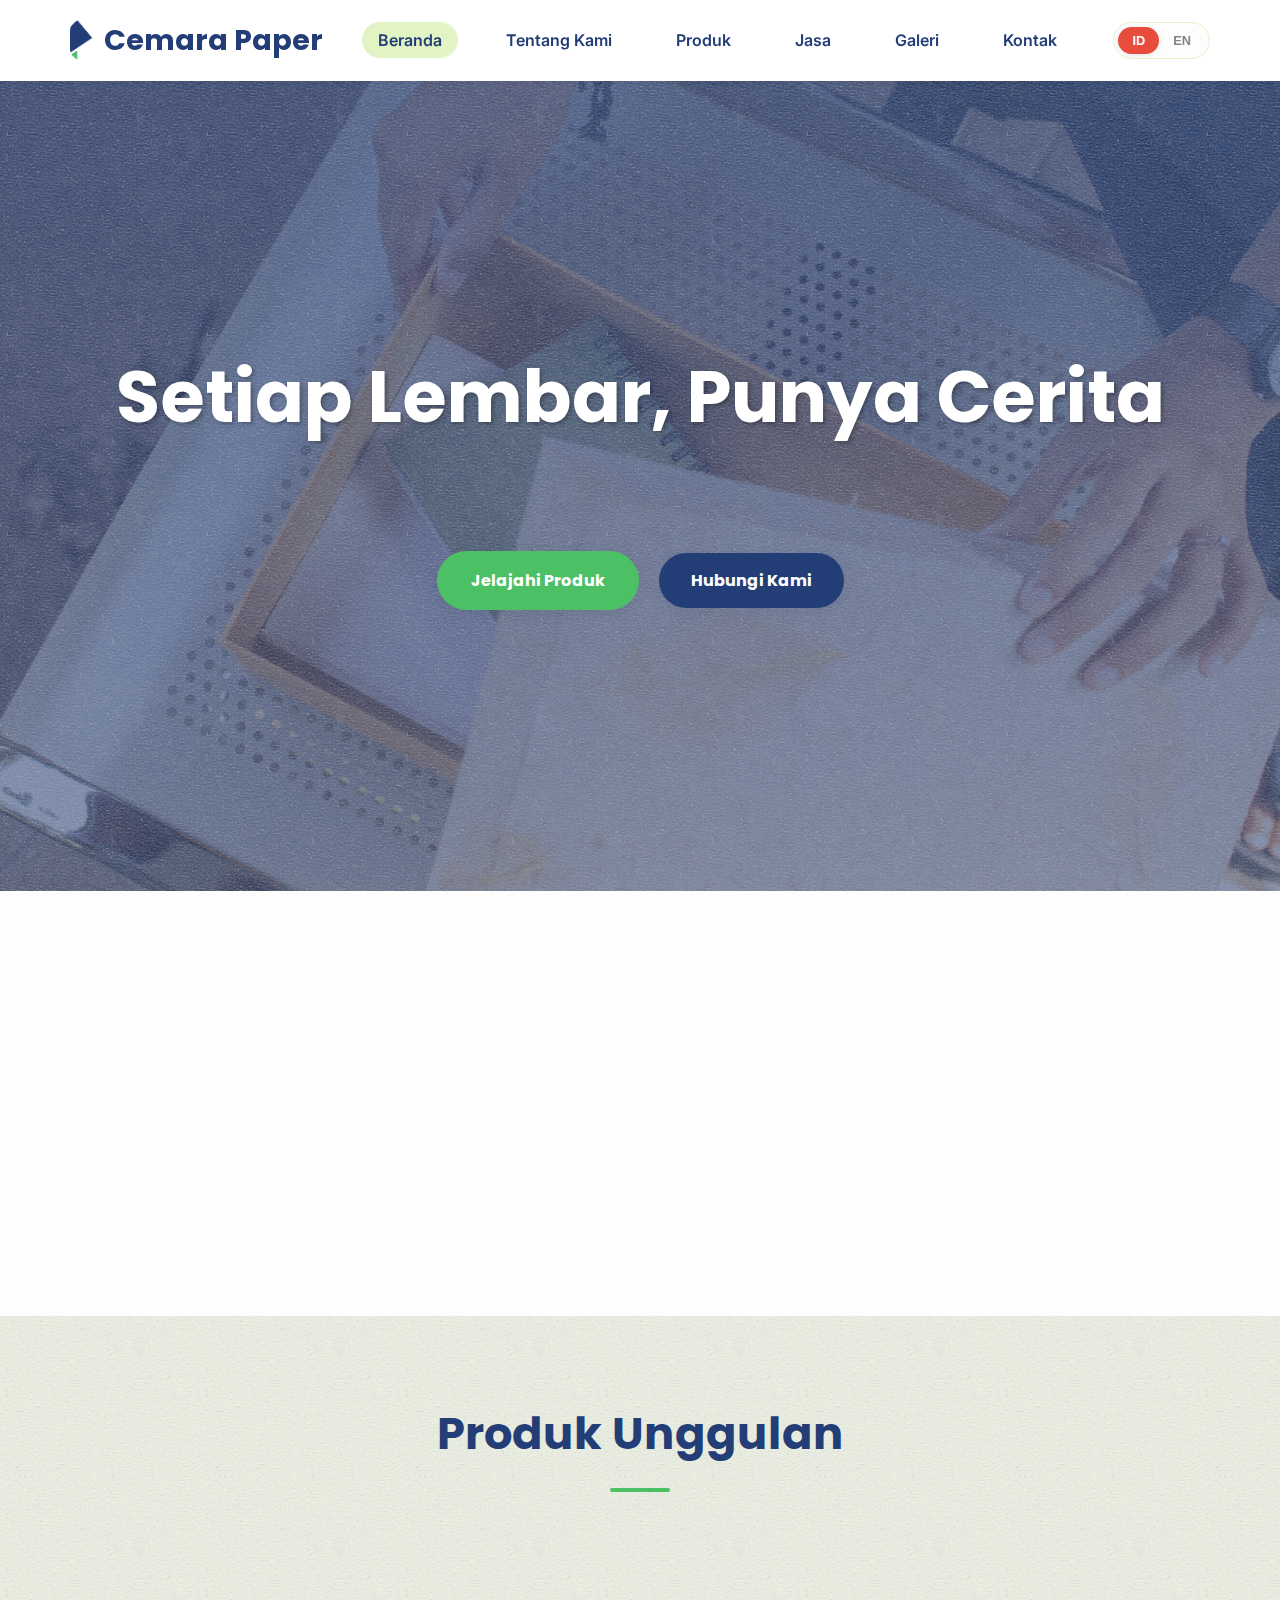
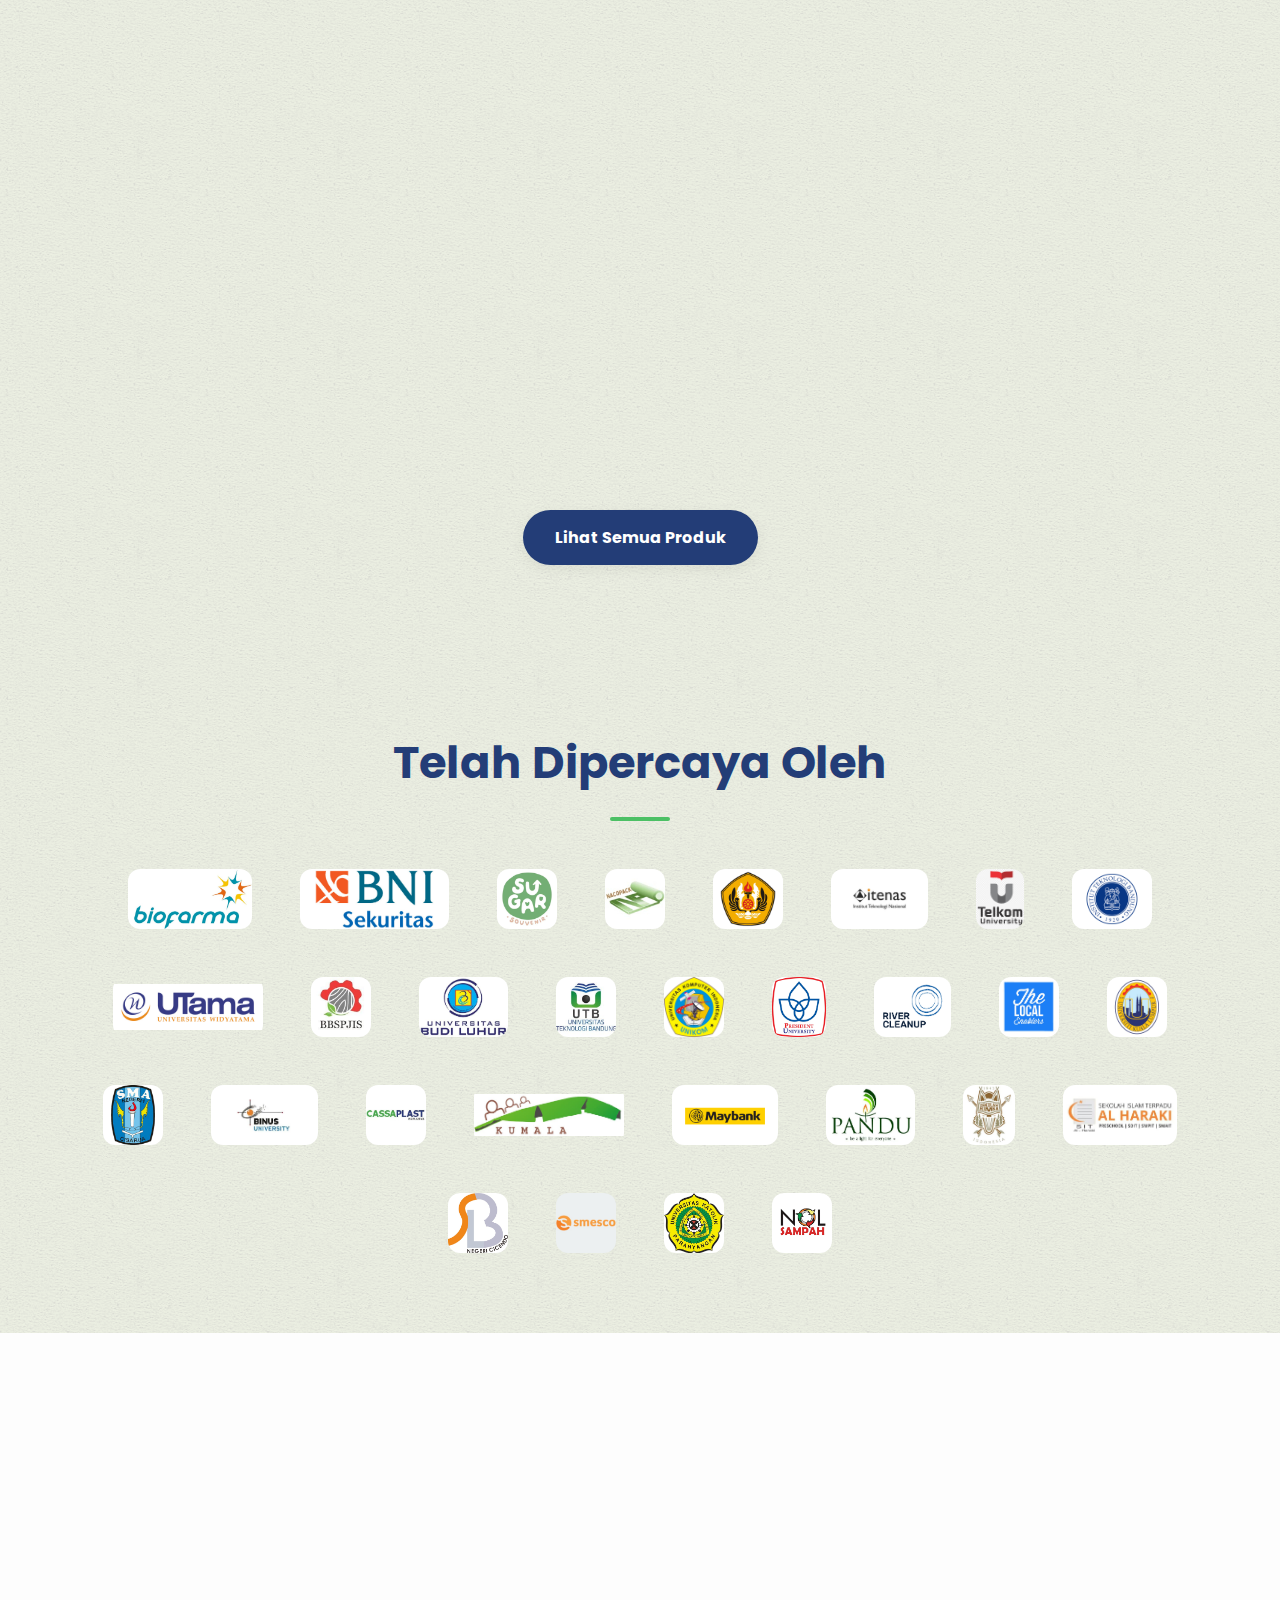
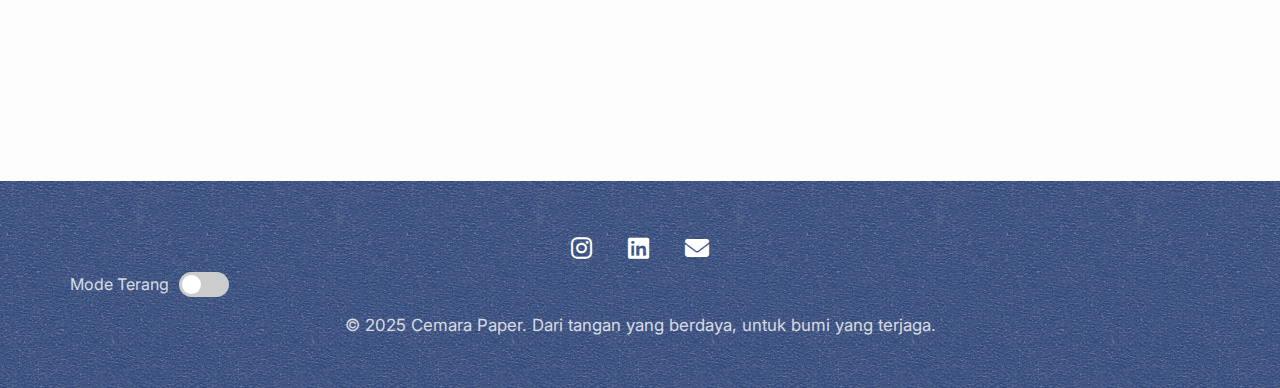
<file: index.html>
<!DOCTYPE html>
<html lang="id">
<head>
    <meta charset="UTF-8">
    <meta name="viewport" content="width=device-width, initial-scale=1.0">
    <title data-lang-key="page_title">Cemara Paper: Setiap Lembar, Punya Cerita</title>
    <meta name="description" content="Cemara Paper: Kreasi produk handmade dari kertas daur ulang. Setiap lembar punya cerita keberlanjutan dan misi pemberdayaan disabilitas." data-lang-key="meta_description">
    <meta name="keywords" content="cemara paper, kertas daur ulang, produk handmade, eco-friendly, pemberdayaan disabilitas, souvenir ramah lingkungan, bandung">
    <link rel="icon" type="image/x-icon" href="images/favicon.ico">
    <link rel="stylesheet" href="style.css">
    <link rel="stylesheet" href="https://cdnjs.cloudflare.com/ajax/libs/font-awesome/6.5.1/css/all.min.css">
</head>
<body>
    <div id="preloader">
        <div class="spinner"></div>
    </div>
   <header class="header">
    <div class="container navbar">
        <a href="index.html" class="logo">
            <img src="images/logo-aja.png" alt="Logo Cemara Paper" />
            <span>Cemara Paper</span>
        </a>

        <div class="navbar-right">
            <nav>
                <ul class="nav-links">
                    <li><a href="index.html" class="active-page" data-lang-key="nav_beranda">Beranda</a></li>
                    <li><a href="about.html" data-lang-key="nav_tentang">Tentang Kami</a></li>
                    <li><a href="products.html" data-lang-key="nav_produk">Produk</a></li>
                    <li><a href="services.html" data-lang-key="nav_jasa">Jasa</a></li>
                    <li><a href="gallery.html" data-lang-key="nav_galeri">Galeri</a></li>
                    <li><a href="contact.html" data-lang-key="nav_kontak">Kontak</a></li>
                </ul>
            </nav>

            <div class="language-switcher">
                <button data-lang="id" class="lang-btn active">ID</button>
                <button data-lang="en" class="lang-btn">EN</button>
            </div>
        </div>

            <button class="menu-toggle" aria-label="Buka menu" aria-expanded="false">
                <span class="bar"></span>
                <span class="bar"></span>
                <span class="bar"></span>
            </button>
        </div>
    </header>

    <main>
        <section class="hero" style="background-image: linear-gradient(rgba(35, 61, 119, 0.8), rgba(35, 61, 119, 0.6)), url('images/hero-background.jpg');">
            <div class="hero-content">
                <h1 data-lang-key="hero_title">Setiap Lembar, Punya Cerita</h1>
                <p data-lang-key="hero_tagline">Kreasi daur ulang yang lahir dari semangat keberlanjutan dan pemberdayaan</p>
                <div class="hero-buttons">
                    <a href="products.html" class="btn btn-secondary" data-lang-key="btn_jelajahi">Jelajahi Produk</a>
                    <a href="contact.html" class="btn btn-primary" data-lang-key="btn_hubungi">Hubungi Kami</a>
                </div>
            </div>
        </section>

        <section class="section bg-accent-section fade-in-element">
            <div class="container" style="text-align: center;">
                <h2 class="section-title" data-lang-key="misi_title">Misi Kami</h2>
                <p style="margin-left: auto; margin-right: auto; text-align: justify;" data-lang-key="misi_text">Misi kami adalah menciptakan karya yang menghidupi dua nilai utama: keberlanjutan untuk planet kita, dan pemberdayaan untuk sesama. Karena itu, kami secara aktif membangun tim yang inklusif, memberikan panggung bagi kreativitas dan profesionalisme dari teman-teman disabilitas untuk memimpin inovasi produk daur ulang kami</p>
            </div>
        </section>
        
        <section class="section bg-accent-section">
            <div class="container">
                <h2 class="section-title" data-lang-key="produk_unggulan_title">Produk Unggulan</h2>
                <div class="card-grid">
                    <div class="card fade-in-element">
                        <img src="images/produk-notebook-a5.jpg" alt="Buku catatan A5 handmade dari kertas daur ulang">
                        <div class="card-content"><h3 data-lang-key="card1_title">Notebook Handmade</h3><p data-lang-key="card1_text">Notebook handmade dari 95% kertas daur ulang. Setiap lembarnya unik dengan sentuhan serat alami, memberikan karakter pada setiap tulisan. Sempurna untuk menuangkan ide, jurnal harian, atau sebagai hadiah yang penuh makna.</p></div>
                    </div>
                    <div class="card fade-in-element">
                        <img src="images/produk-kartu-nama.jpg" alt="Kartu Nama ramah lingkungan dengan tekstur unik">
                        <div class="card-content"><h3 data-lang-key="card2_title">Kartu Nama</h3><p data-lang-key="card2_text">Kartu nama profesional dari kertas daur ulang pilihan. Teksturnya yang khas memberikan kesan pertama yang otentik dan tak terlupakan. Pilihan tepat untuk menunjukkan komitmen Anda pada kualitas sekaligus keberlanjutan.</p></div>
                    </div>
                    <div class="card fade-in-element">
                        <img src="images/produk-kipas.jpg" alt="Contoh kemasan produk yang berkelanjutan">
                        <div class="card-content"><h3 data-lang-key="card3_title">Kipas Handmade</h3><p data-lang-key="card3_text">Kipas handmade dari kertas daur ulang, ringan dan praktis. Desain unik yang menampilkan sentuhan alami, cocok sebagai souvenir ramah lingkungan atau aksesori gaya Anda.</p></div>
                    </div>
                </div>
                 <div style="text-align: center; margin-top: 3rem; ">
                    <a href="products.html" class="btn btn-primary" data-lang-key="btn_lihat_semua">Lihat Semua Produk</a>
                </div>
            </div>
        </section>

        
        
        <section class="section bg-accent-section">
            <div class="container">
                <h2 class="section-title" data-lang-key="klien_title">Telah Dipercaya Oleh</h2>
                <div class="client-logos">
                    <img src="images/klien/logo-klien-1.jpg" alt="Logo Klien 1" loading="lazy">
                    <img src="images/klien/logo-klien-2.jpg" alt="Logo Klien 2" loading="lazy">
                    <img src="images/klien/logo-klien-3.jpg" alt="Logo Klien 3" loading="lazy">
                    <img src="images/klien/logo-klien-4.jpg" alt="Logo Klien 4" loading="lazy">
                    <img src="images/klien/logo-klien-5.jpg" alt="Logo Klien 5" loading="lazy">
                    <img src="images/klien/logo-klien-6.jpg" alt="Logo Klien 6" loading="lazy">
                    <img src="images/klien/logo-klien-7.jpg" alt="Logo Klien 7" loading="lazy">
                    <img src="images/klien/logo-klien-8.jpg" alt="Logo Klien 8" loading="lazy">
                    <img src="images/klien/logo-klien-9.jpg" alt="Logo Klien 9" loading="lazy">
                    <img src="images/klien/logo-klien-10.jpeg" alt="Logo Klien 10" loading="lazy">
                    <img src="images/klien/logo-klien-11.jpg" alt="Logo Klien 11" loading="lazy">
                    <img src="images/klien/logo-klien-12.jpeg" alt="Logo Klien 12" loading="lazy">
                    <img src="images/klien/logo-klien-13.jpg" alt="Logo Klien 13" loading="lazy">
                    <img src="images/klien/logo-klien-14.jpg" alt="Logo Klien 14" loading="lazy">
                    <img src="images/klien/logo-klien-15.jpg" alt="Logo Klien 15" loading="lazy">
                    <img src="images/klien/logo-klien-16.jpg" alt="Logo Klien 16" loading="lazy">
                    <img src="images/klien/logo-klien-17.jpg" alt="Logo Klien 17" loading="lazy">
                    <img src="images/klien/logo-klien-18.jpg" alt="Logo Klien 18" loading="lazy">
                    <img src="images/klien/logo-klien-19.jpg" alt="Logo Klien 19" loading="lazy">
                    <img src="images/klien/logo-klien-20.jpg" alt="Logo Klien 20" loading="lazy">
                    <img src="images/klien/logo-klien-21.jpg" alt="Logo Klien 21" loading="lazy">
                    <img src="images/klien/logo-klien-22.jpg" alt="Logo Klien 22" loading="lazy">
                    <img src="images/klien/logo-klien-23.jpg" alt="Logo Klien 23" loading="lazy">
                    <img src="images/klien/logo-klien-24.jpg" alt="Logo Klien 24" loading="lazy">
                    <img src="images/klien/logo-klien-25.jpg" alt="Logo Klien 25" loading="lazy">
                    <img src="images/klien/logo-klien-26.jpg" alt="Logo Klien 26" loading="lazy">
                    <img src="images/klien/logo-klien-27.jpg" alt="Logo Klien 27" loading="lazy">
                    <img src="images/klien/logo-klien-28.jpg" alt="Logo Klien 28" loading="lazy">
                    <img src="images/klien/logo-klien-29.jpg" alt="Logo Klien 29" loading="lazy">
                </div>
            </div>
        </section>

        <section class="section bg-accent-section fade-in-element ">
            <div class="container" style="text-align: center;">
                <h2 class="section-title" data-lang-key="kolaborasi_title">Yuk Kita Berkolaborasi</h2>
                <p style="margin-left: auto; margin-right: auto;" data-lang-key="kolaborasi_text">Punya konsep untuk souvenir, kemasan, atau produk unik? Diskusikan bersama kami dan wujudkan dalam format daur ulang yang estetik dan bermakna.</p>
                <a href="https://wa.me/6283197341720?text=Halo%20Cemara%20Paper,%20saya%20tertarik%20untuk%20berkolaborasi." target="_blank" class="btn btn-secondary" style="margin-top: 1.5rem;" data-lang-key="btn_hubungi_sekarang"><i class="fab fa-whatsapp"></i> Hubungi Kami Sekarang</a>
            </div>
        </section>
    </main>
    
    <a href="#" id="scrollTopBtn" title="Kembali ke atas">
        <i class="fas fa-arrow-up"></i>
    </a>

    <footer class="footer">
        <div class="container">
            <div class="footer-left">
                <div class="theme-switch-wrapper">
                    <span id="theme-status-text">Mode Terang</span>
                    <label class="theme-switch" for="theme-checkbox">
                        <input type="checkbox" id="theme-checkbox" />
                        <div class="slider round"></div>
                    </label>
                </div>
            </div>

            <div class="footer-center">
                <div class="social-links">
                    <a href="https://www.instagram.com/cemarapaper08/" target="_blank" aria-label="Instagram"><i class="fab fa-instagram"></i></a>
                    <a href="https://www.linkedin.com/company/cemarapaper/" target="_blank" aria-label="LinkedIn"><i class="fab fa-linkedin"></i></a>
                    <a href="mailto:cemarapaper08@gmail.com" target="_blank" aria-label="Email"><i class="fas fa-envelope"></i></a>
                </div>
                <p data-lang-key="footer_text">&copy; 2025 Cemara Paper. Dari tangan yang berdaya, untuk bumi yang terjaga.</p>
            </div>

            <div class="footer-right"></div>
        </div>
    </footer>
    <script src="main.js"></script>
</body>
</html>
</file>
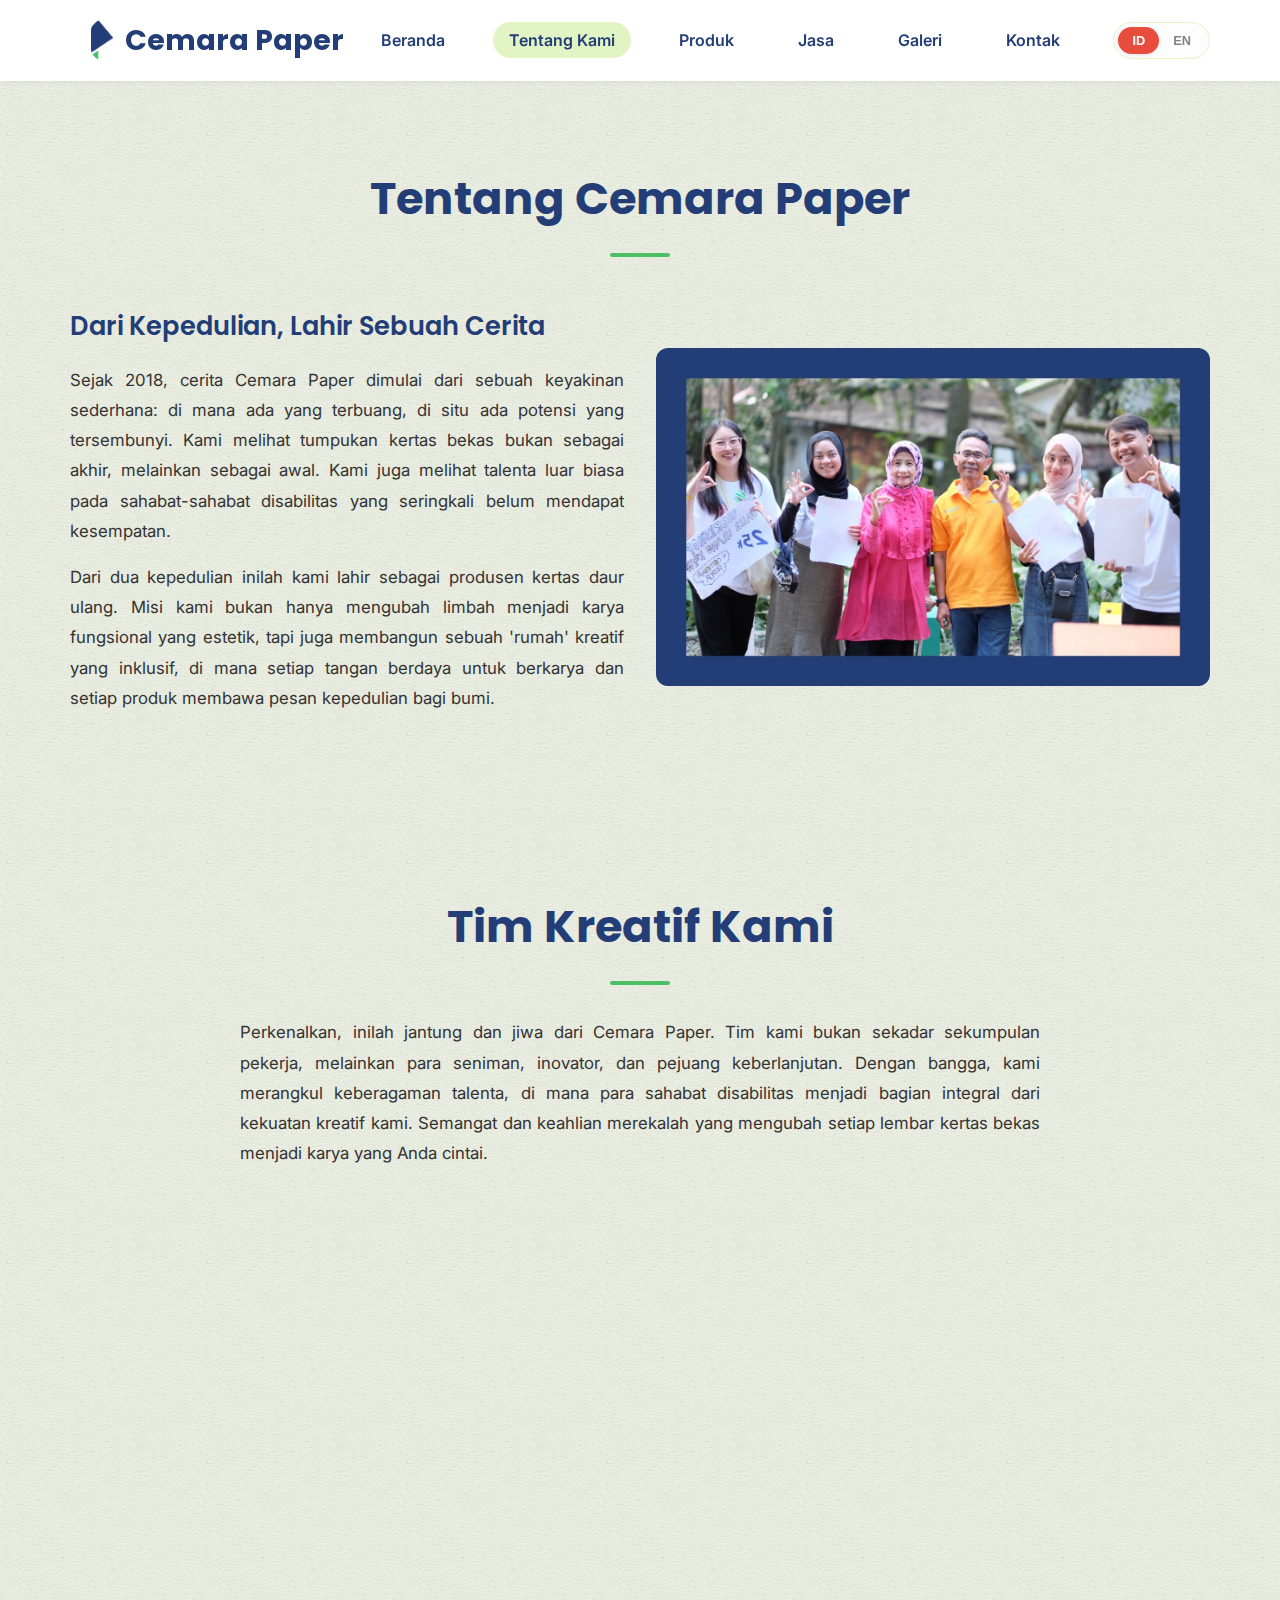
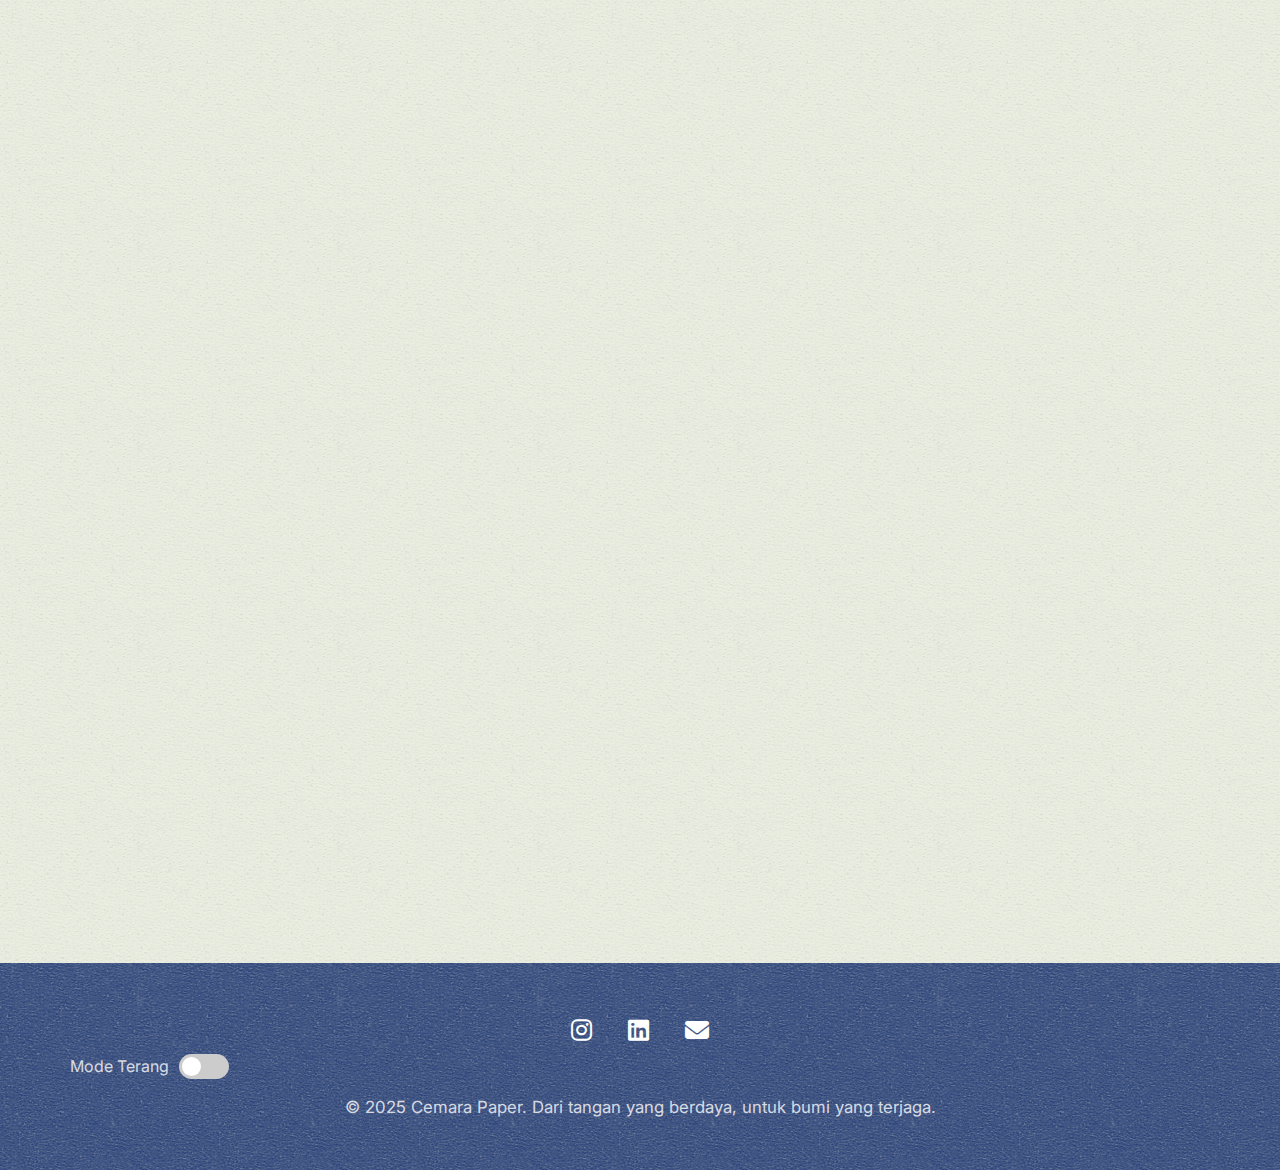
<file: about.html>
<!DOCTYPE html>
<html lang="id">
<head>
    <meta charset="UTF-8">
    <meta name="viewport" content="width=device-width, initial-scale=1.0">
    <title data-lang-key="about_page_title">Tentang Kami - Cemara Paper</title>
    <meta name="description" content="Kisah Cemara Paper sejak 2018. Kenali misi kami untuk lingkungan, inovasi sosial, dan tim kreatif kami yang inklusif dan memberdayakan.">
    <meta name="keywords" content="tentang cemara paper, visi misi, tim cemara paper, asti gustiasih, inovasi sosial, keberlanjutan">
    <link rel="icon" type="image/x-icon" href="images/favicon.ico">
    <link rel="stylesheet" href="style.css">
    <link rel="stylesheet" href="https://cdnjs.cloudflare.com/ajax/libs/font-awesome/6.5.1/css/all.min.css">
</head>
<body>
    <div id="preloader">
        <div class="spinner"></div>
    </div>
    <header class="header">
        <div class="container navbar">
            <a href="index.html" class="logo"><a href="index.html" class="logo">
                    <img src="images/logo-aja.png" alt="Logo Cemara Paper" />
                    <span>Cemara Paper</span>
                </a>
            <nav>
                <ul class="nav-links">
                    <li><a href="index.html"  data-lang-key="nav_beranda">Beranda</a></li>
                    <li><a href="about.html" class="active-page" data-lang-key="nav_tentang">Tentang Kami</a></li>
                    <li><a href="products.html" data-lang-key="nav_produk">Produk</a></li>
                    <li><a href="services.html" data-lang-key="nav_jasa">Jasa</a></li>
                    <li><a href="gallery.html" data-lang-key="nav_galeri">Galeri</a></li>
                    <li><a href="contact.html" data-lang-key="nav_kontak">Kontak</a></li>
                </ul>
            </nav>
            <div class="language-switcher">
                <button data-lang="id" class="lang-btn active">ID</button>
                <button data-lang="en" class="lang-btn">EN</button>
            </div>
            <button class="menu-toggle" aria-label="Buka menu" aria-expanded="false">
                <span class="bar"></span>
                <span class="bar"></span>
                <span class="bar"></span>
            </button>
        </div>
    </header>

    <main>
        <section class="section bg-accent-section fade-in-element">
            <div class="container" style="text-align: center;">
                <h2 class="section-title" data-lang-key="about_title">Tentang Cemara Paper</h2>
                <div style="display: flex; flex-wrap: wrap; gap: 2rem; align-items: center; text-align: left; margin-top: 3rem;">
                    <div style="flex: 1; min-width: 300px; text-align: justify;">
                        <h3 data-lang-key="about_story_title">Dari Kepedulian, Lahir Sebuah Cerita</h3>
                        <p data-lang-key="about_story_p1">Sejak 2018, cerita Cemara Paper dimulai dari sebuah keyakinan sederhana: di mana ada yang terbuang, di situ ada potensi yang tersembunyi. Kami melihat tumpukan kertas bekas bukan sebagai akhir, melainkan sebagai awal. Kami juga melihat talenta luar biasa pada sahabat-sahabat disabilitas yang seringkali belum mendapat kesempatan.</p>
                        <p data-lang-key="about_story_p2">Dari dua kepedulian inilah kami lahir sebagai produsen kertas daur ulang. Misi kami bukan hanya mengubah limbah menjadi karya fungsional yang estetik, tapi juga membangun sebuah "rumah" kreatif yang inklusif, di mana setiap tangan berdaya untuk berkarya dan setiap produk membawa pesan kepedulian bagi bumi.</p>
                    </div>
                    <div style="flex: 1; min-width: 300px;">
                        <img src="images/workshop-hasil-4.jpg" alt="Proses pembuatan kertas daur ulang di workshop Cemara Paper">
                    </div>
                </div>
            </div>
        </section>

        <section class="section bg-accent-section">
            <div class="container">
                <h2 class="section-title" data-lang-key="team_title">Tim Kreatif Kami</h2>
                <p style="text-align: center; max-width: 800px; margin: 0 auto 3rem auto; text-align: justify;" data-lang-key="team_intro">Di balik setiap produk Cemara Paper, ada lebih dari sekadar proses melainkan ada manusia. Inilah kami, sebuah tim yang disatukan oleh visi yang sama untuk menciptakan karya yang berdampak. Dari para pendiri hingga tim produksi kami yang luar biasa termasuk para profesional disabilitas berbakat. Setiap individu membawa dedikasi dan sentuhan uniknya. Kami adalah bukti bahwa keberagaman adalah sumber kekuatan kreatif.</p>
                <div class="card-grid" style="grid-template-columns: repeat(auto-fit, minmax(250px, 1fr));">
                    <div class="card fade-in-element"><img src="images/tim-asti-gustiasih.jpg" alt="Asti Gustiasih"><div class="card-content"><h3>Asti Gustiasih</h3><p data-lang-key="role_founder">Founder</p></div></div>
                    <div class="card fade-in-element"><img src="images/tim-toto-sumanto.jpg" alt="Toto Sumanto"><div class="card-content"><h3>Toto Sumanto</h3><p data-lang-key="role_co_founder">Co-Founder</p></div></div>
                    <div class="card fade-in-element"><img src="images/tim-m-razin-hakim.jpg" alt="M Razin Hakim"><div class="card-content"><h3>M Razin Hakim</h3><p data-lang-key="role_client_relations">Client Relations & Marketing</p></div></div>
                    <div class="card fade-in-element"><img src="images/tim-raihan-febrian.jpg" alt="Raihan Febrian"><div class="card-content"><h3>Raihan Febrian</h3><p data-lang-key="role_marketing_designer">Marketing & Designer</p></div></div>
                    <div class="card fade-in-element"><img src="images/tim-bagus.jpg" alt="Bagus"><div class="card-content"><h3>Bagus</h3><p data-lang-key="role_production">Production & Creativity</p></div></div>
                    <div class="card fade-in-element"><img src="images/tim-fatih.jpg" alt="Fatih"><div class="card-content"><h3>Fatih</h3><p data-lang-key="role_production">Production & Creativity</p></div></div>
                    <div class="card fade-in-element"><img src="images/tim-andra.jpg" alt="Andra"><div class="card-content"><h3>Andra</h3><p data-lang-key="role_production">Production & Creativity</p></div></div>
                    <div class="card fade-in-element"><img src="images/tim-andre.jpg" alt="Andre"><div class="card-content"><h3>Andre</h3><p data-lang-key="role_production">Production & Creativity</p></div></div>
                    <div class="card fade-in-element"><img src="images/tim-salma.jpg" alt="Salma"><div class="card-content"><h3>Salma</h3><p data-lang-key="role_production">Production & Creativity</p></div></div>
                    <div class="card fade-in-element"><img src="images/tim-zia.jpg" alt="Zia"><div class="card-content"><h3>Zia</h3><p data-lang-key="role_production">Production & Creativity</p></div></div>
                </div>
            </div>
        </section>
    </main>
    <a href="#" id="scrollTopBtn" title="Kembali ke atas">
        <i class="fas fa-arrow-up"></i>
    </a>
    <footer class="footer">
        <div class="container">
            <div class="footer-left">
                <div class="theme-switch-wrapper">
                    <span id="theme-status-text">Mode Terang</span>
                    <label class="theme-switch" for="theme-checkbox">
                        <input type="checkbox" id="theme-checkbox" />
                        <div class="slider round"></div>
                    </label>
                </div>
            </div>

            <div class="footer-center">
                <div class="social-links">
                    <a href="https://www.instagram.com/cemarapaper08/" target="_blank" aria-label="Instagram"><i class="fab fa-instagram"></i></a>
                    <a href="https://www.linkedin.com/company/cemarapaper/" target="_blank" aria-label="LinkedIn"><i class="fab fa-linkedin"></i></a>
                    <a href="mailto:cemarapaper08@gmail.com" target="_blank" aria-label="Email"><i class="fas fa-envelope"></i></a>
                </div>
                <p data-lang-key="footer_text">&copy; 2025 Cemara Paper. Dari tangan yang berdaya, untuk bumi yang terjaga.</p>
            </div>

            <div class="footer-right"></div>
        </div>
    </footer>

    <script src="main.js"></script>
</body>
</html>
</file>
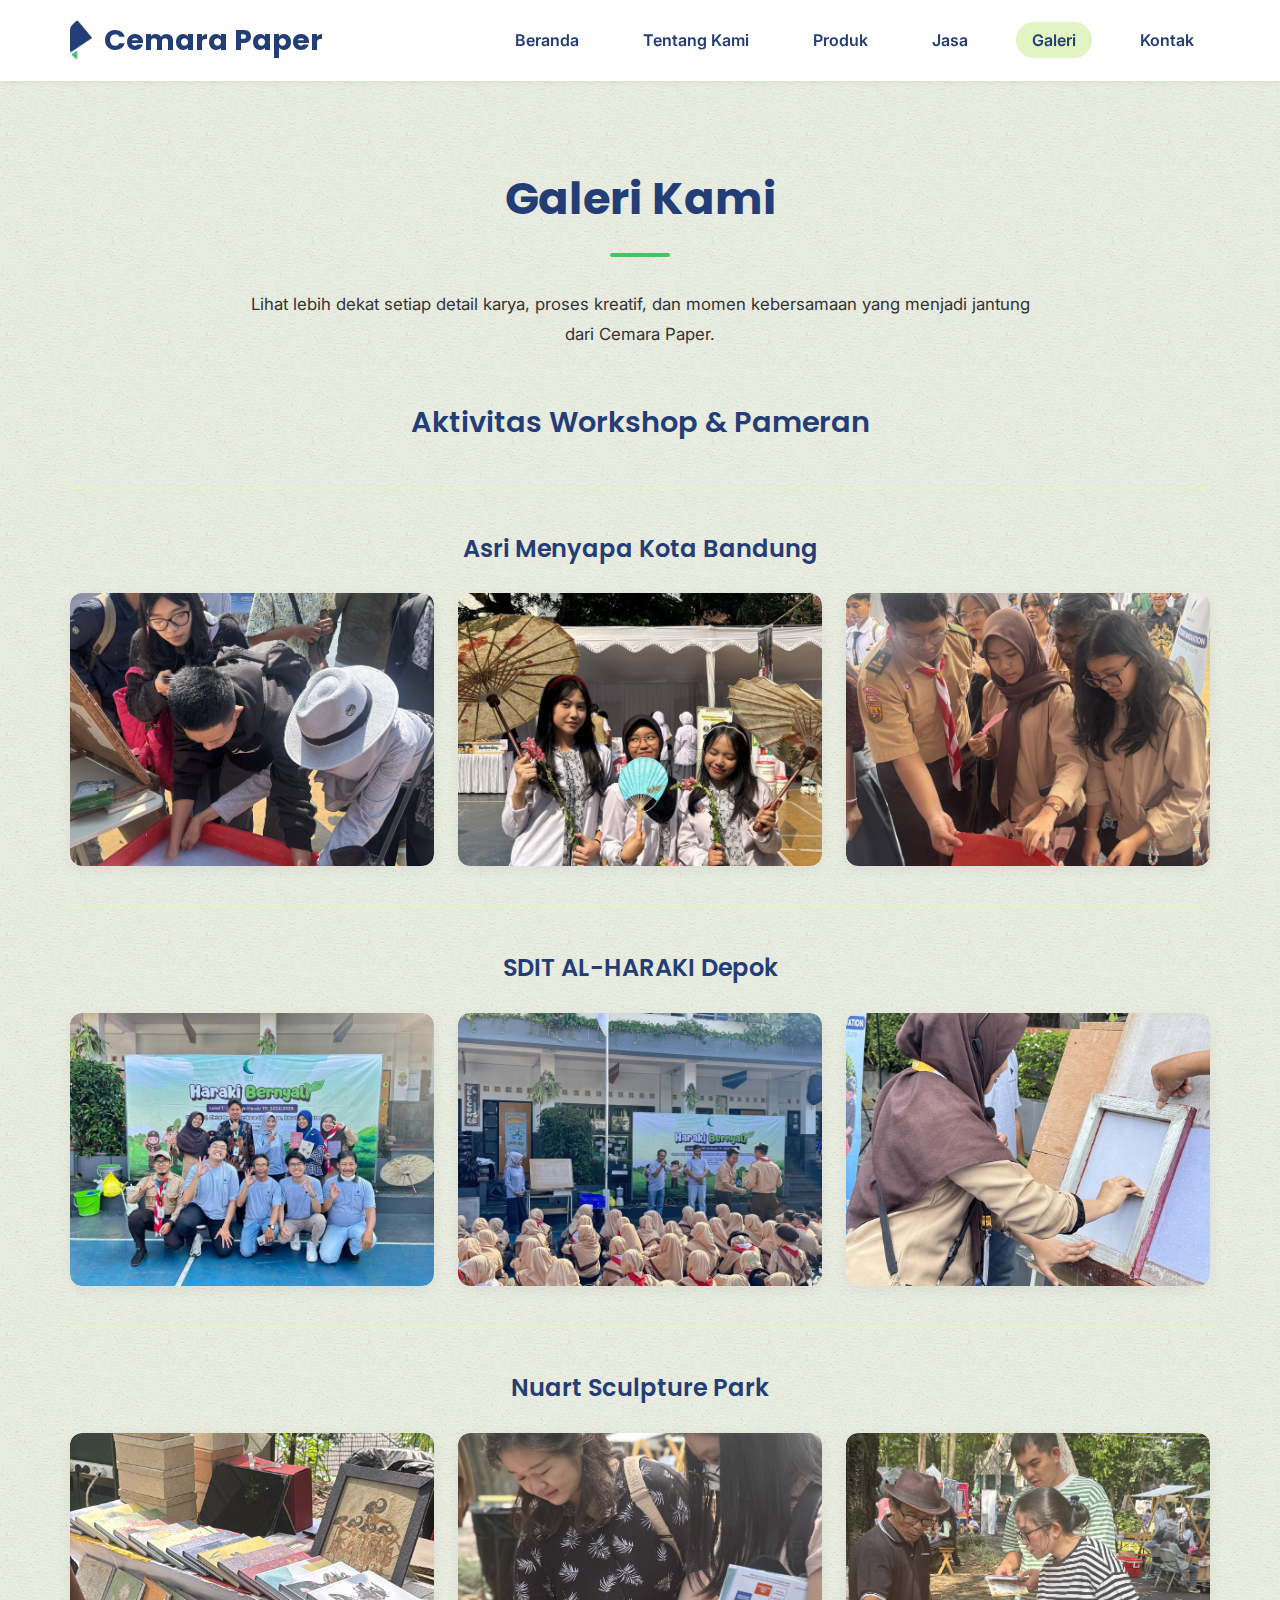
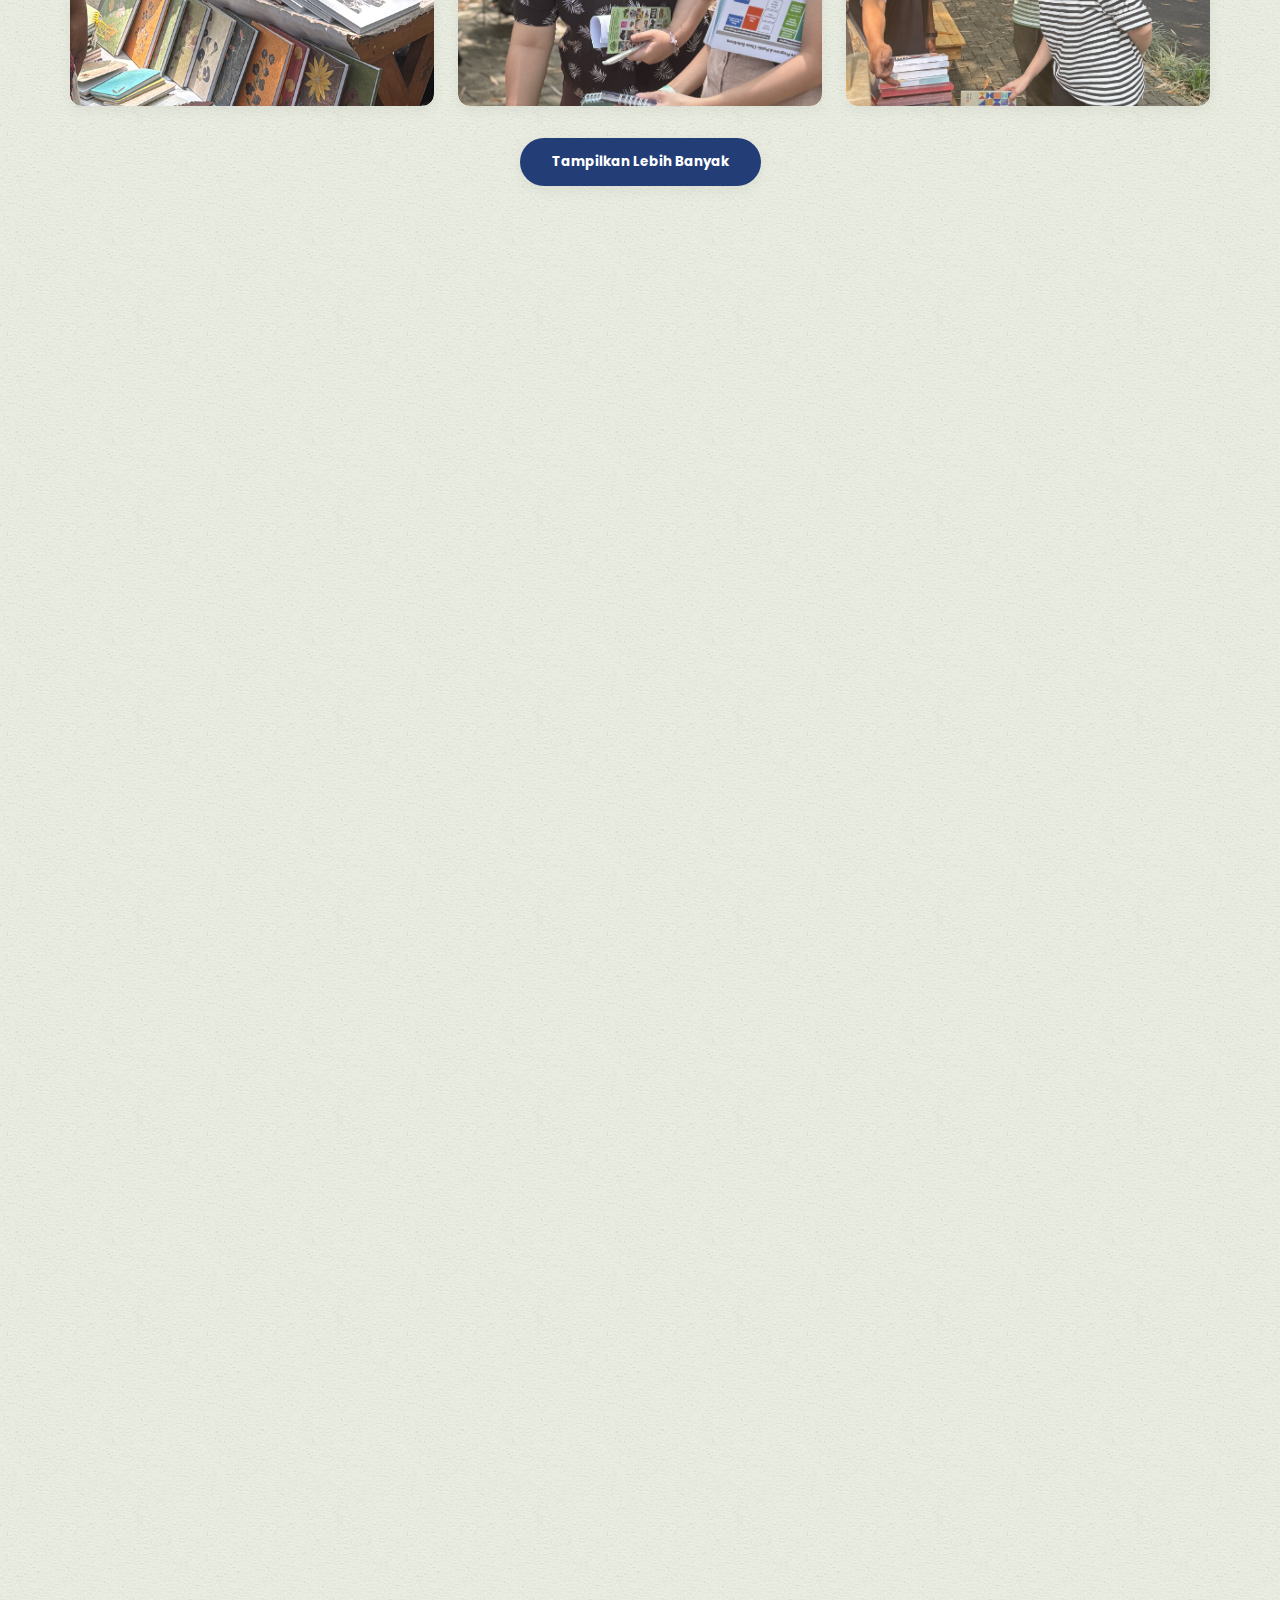
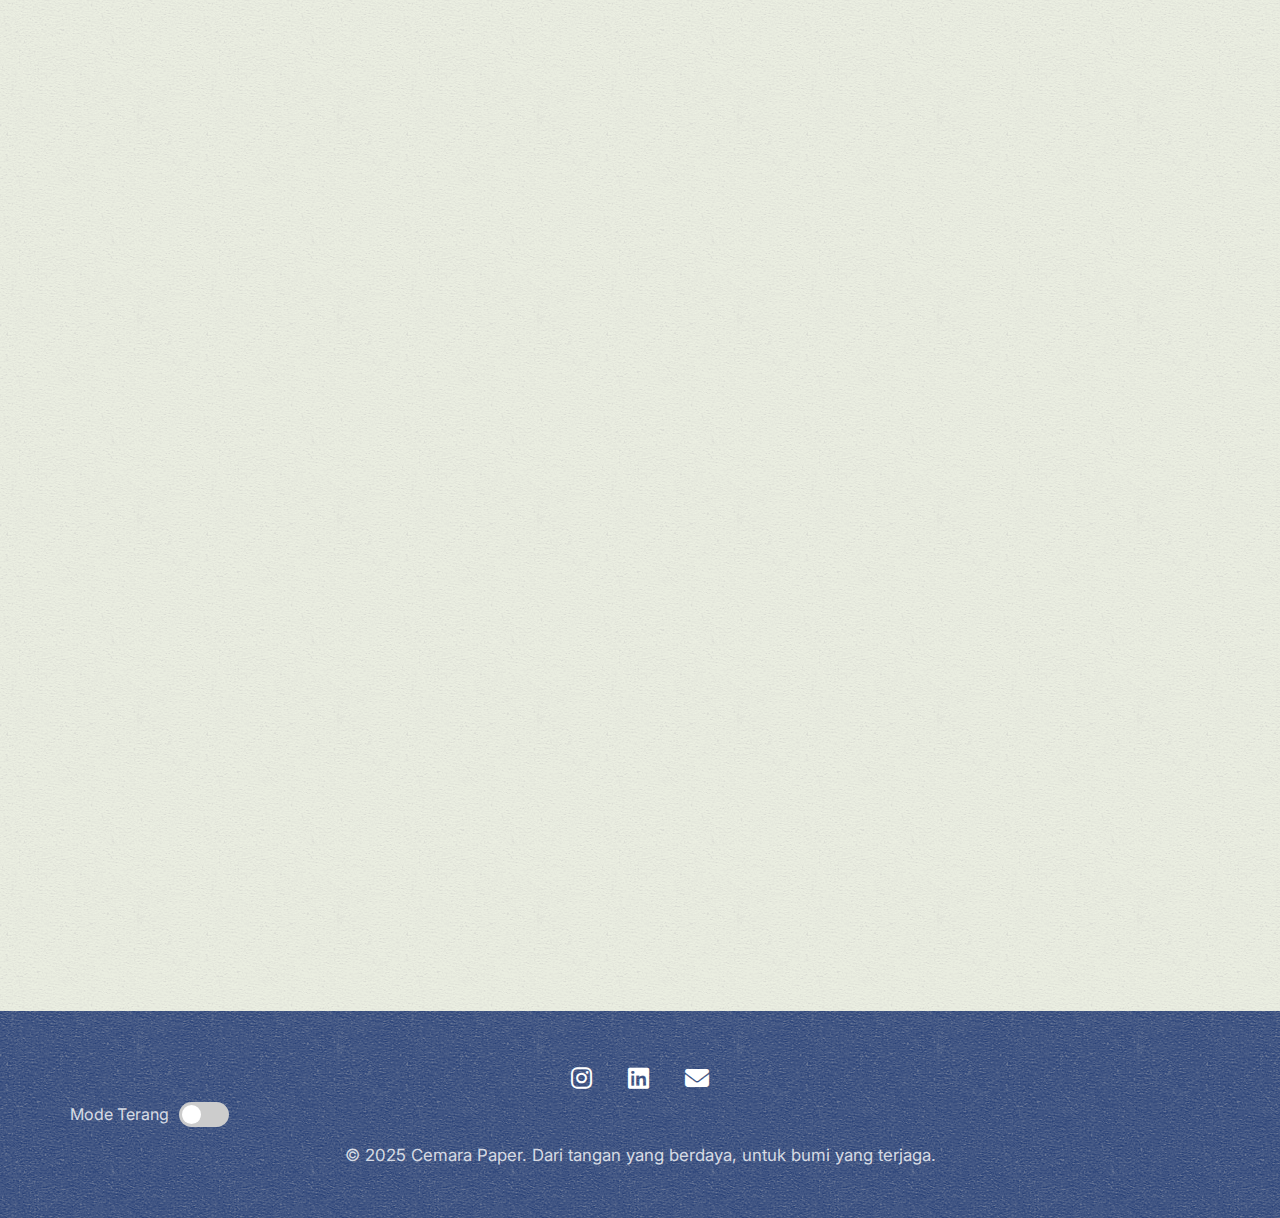
<file: gallery.html>
<!DOCTYPE html>
<html lang="id">
<head>
    <meta charset="UTF-8">
    <meta name="viewport" content="width=device-width, initial-scale=1.0">
    <title>Galeri - Cemara Paper</title>
    <meta name="description" content="Galeri visual Cemara Paper. Lihat foto-foto aktivitas workshop, pameran, proses produksi, dan detail produk handmade kami.">
    <meta name="keywords" content="galeri cemara paper, portofolio, foto produk, kegiatan workshop, daur ulang kreatif">
    <link rel="icon" type="image/x-icon" href="images/favicon.ico">
    <link rel="stylesheet" href="style.css">
    <link rel="stylesheet" href="https://cdnjs.cloudflare.com/ajax/libs/font-awesome/6.5.1/css/all.min.css">
</head>
<body>
    <div id="preloader">
        <div class="spinner"></div>
    </div>
    <header class="header">
        <div class="container navbar">
            <a href="index.html" class="logo">
                <img src="images/logo-aja.png" alt="Logo Cemara Paper" />
                <span>Cemara Paper</span>
            </a>
            <nav>
                <ul class="nav-links">
                    <li><a href="index.html">Beranda</a></li>
                    <li><a href="about.html">Tentang Kami</a></li>
                    <li><a href="products.html">Produk</a></li>
                    <li><a href="services.html">Jasa</a></li>
                    <li><a href="gallery.html" class="active-page">Galeri</a></li>
                    <li><a href="contact.html">Kontak</a></li>
                </ul>
            </nav>
            <button class="menu-toggle" aria-label="Buka menu"><i class="fas fa-bars"></i></button>
        </div>
    </header>

    <main>
        <section class="section bg-accent-section">
            <div class="container">
                <h2 class="section-title">Galeri Kami</h2>
                <p style="text-align: center; max-width: 800px; margin: 0 auto 3rem auto;">Lihat lebih dekat setiap detail karya, proses kreatif, dan momen kebersamaan yang menjadi jantung dari Cemara Paper.</p>
                
                
                <div class="gallery-category">
                    <h3>Aktivitas Workshop & Pameran</h3>
                    <div id="workshop-events-grid">
                        <div class="gallery-event">
                            <h4>Asri Menyapa Kota Bandung</h4>
                            <div class="gallery-page-grid">
                                <div class="gallery-frame"><img src="images/Workshop dan Pameran/asri-1.jpg" alt="Suasana booth Cemara Paper di Asri Menyapa 1"></div>
                                <div class="gallery-frame"><img src="images/Workshop dan Pameran/asri-2.jpg" alt="Suasana booth Cemara Paper di Asri Menyapa 2"></div>
                                <div class="gallery-frame"><img src="images/Workshop dan Pameran/asri-3.jpg" alt="Suasana booth Cemara Paper di Asri Menyapa 3"></div>
                            </div>
                        </div>
                        <div class="gallery-event">
                            <h4>SDIT AL-HARAKI Depok</h4>
                            <div class="gallery-page-grid">
                                <div class="gallery-frame"><img src="images/Workshop dan Pameran/alharaki-1.jpg" alt="Foto workshop di SDIT AL HARAKI 1"></div>
                                <div class="gallery-frame"><img src="images/Workshop dan Pameran/alharaki-4.jpg" alt="Foto workshop di SDIT AL HARAKI 2"></div>
                                <div class="gallery-frame"><img src="images/Workshop dan Pameran/alharaki-5.jpg" alt="Foto workshop di SDIT AL HARAKI 3"></div>
                            </div>
                        </div>
                        <div class="gallery-event">
                            <h4>Nuart Sculpture Park</h4>
                            <div class="gallery-page-grid">
                                <div class="gallery-frame"><img src="images/Workshop dan Pameran/nuart-1.JPG" alt="Suasana booth Cemara Paper di Nuart 1"></div>
                                <div class="gallery-frame"><img src="images/Workshop dan Pameran/nuart-3.jpg" alt="Suasana booth Cemara Paper di Nuart 2"></div>
                                <div class="gallery-frame"><img src="images/Workshop dan Pameran/nuart-5.jpg" alt="Suasana booth Cemara Paper di Nuart 3"></div>
                            </div>
                        </div>

                        <div class="gallery-event">
                            <h4>SDN 30 Cirateun Kota Bandung</h4>
                            <div class="gallery-page-grid">
                                <div class="gallery-frame"><img src="images/Workshop dan Pameran/cirateun-1.jpg" alt="Foto workshop di SDN 30 Cirateun Kota Bandung 1" loading="lazy"></div>
                                <div class="gallery-frame"><img src="images/Workshop dan Pameran/cirateun-4.jpg" alt="Foto workshop di SDN 30 Cirateun Kota Bandung 2" loading="lazy"></div>
                                <div class="gallery-frame"><img src="images/Workshop dan Pameran/cirateun-3.jpg" alt="Foto workshop di SDN 30 Cirateun Kota Bandung 3" loading="lazy"></div>
                            </div>
                        </div>

                        <div class="gallery-event">
                            <h4>Musat Space</h4>
                            <div class="gallery-page-grid">
                                <div class="gallery-frame"><img src="images/Workshop dan Pameran/musat-1.jpg" alt="Suasana booth Cemara Paper di Musat Space 1" loading="lazy"></div>
                                <div class="gallery-frame"><img src="images/Workshop dan Pameran/musat-2.jpg" alt="Suasana booth Cemara Paper di Musat Space 2" loading="lazy"></div>
                                <div class="gallery-frame"><img src="images/Workshop dan Pameran/musat-3.jpg" alt="Suasana booth Cemara Paper di Musat Space 3" loading="lazy"></div>
                            </div>
                        </div>
                        <div class="gallery-event">
                            <h4>Politeknik Pariwisata NHI Bandung</h4>
                            <div class="gallery-page-grid">
                                <div class="gallery-frame"><img src="images/Workshop dan Pameran/nhi-1.jpg" alt="Suasana booth Cemara Paper di NHI 1" loading="lazy"></div>
                                <div class="gallery-frame"><img src="images/Workshop dan Pameran/nhi-2.jpg" alt="Suasana booth Cemara Paper di NHI 2" loading="lazy"></div>
                                <div class="gallery-frame"><img src="images/Workshop dan Pameran/nhi-3.jpg" alt="Suasana booth Cemara Paper di NHI 3" loading="lazy"></div>
                            </div>
                        </div>
                        
                        <div class="gallery-event">
                            <h4>Hopesite di Universitas Widyatama</h4>
                            <div class="gallery-page-grid">
                                <div class="gallery-frame"><img src="images/Workshop dan Pameran/hopesite-1.jpg" alt="Suasana booth Cemara Paper di Hopesite Widyatama 1" loading="lazy"></div>
                                <div class="gallery-frame"><img src="images/Workshop dan Pameran/hopesite-2.jpg" alt="Suasana booth Cemara Paper di Hopesite Widyatama 2" loading="lazy"></div>
                                <div class="gallery-frame"><img src="images/Workshop dan Pameran/hopesite-3.jpg" alt="Suasana booth Cemara Paper di Hopesite Widyatama 3" loading="lazy"></div>
                            </div>
                        </div>

                        <div class="gallery-event">
                            <h4>SD Pandu Bandung</h4>
                            <div class="gallery-page-grid">
                                <div class="gallery-frame"><img src="images/Workshop dan Pameran/pandu-1.JPG" alt="Suasana workshop di SDK Pandu 1" loading="lazy"></div>
                                <div class="gallery-frame"><img src="images/Workshop dan Pameran/pandu-2.JPG" alt="Suasana workshop di SDK Pandu 2" loading="lazy"></div>
                                <div class="gallery-frame"><img src="images/Workshop dan Pameran/pandu-3.JPG" alt="Suasana workshop di SDK Pandu 3" loading="lazy"></div>
                            </div>
                        </div>

                        <div class="gallery-event">
                            <h4>SDN 097 Cirateun Kulon Kota Bandung</h4>
                            <div class="gallery-page-grid">
                                <div class="gallery-frame"><img src="images/Workshop dan Pameran/sd1.jpg" alt="Foto workshop di SDN 097 Cirateun Kulon" loading="lazy"></div>
                                <div class="gallery-frame"><img src="images/Workshop dan Pameran/sd2.jpg" alt="Foto workshop di SDN 097 Cirateun Kulon" loading="lazy"></div>
                                <div class="gallery-frame"><img src="images/Workshop dan Pameran/sd3.jpg" alt="Foto workshop di SDN 097 Cirateun Kulon" loading="lazy"></div>
                            </div>
                        </div>
                    </div>
                    <div class="load-more-container">
                        <button id="load-more-events" class="btn btn-primary">Tampilkan Lebih Banyak</button>
                    </div>
                </div>   

                
                    <div class="gallery-category fade-in-element">
                        <h3>Kunjungan & Interaksi Komunitas</h3>
                        <div class="gallery-page-grid">
                            <div class="gallery-frame"><img src="images/Tamu/tamu-6.jpg" alt="Foto tamu atau pengunjung acara 1" loading="lazy"></div>
                            <div class="gallery-frame"><img src="images/Tamu/tamu-2.jpg" alt="Foto tamu atau pengunjung acara 2" loading="lazy"></div>
                            <div class="gallery-frame"><img src="images/Tamu/tamu-3.jpg" alt="Foto tamu atau pengunjung acara 3" loading="lazy"></div>
                            <div class="gallery-frame"><img src="images/Tamu/tamu-4.jpg" alt="Foto tamu atau pengunjung acara 4" loading="lazy"></div>
                            <div class="gallery-frame"><img src="images/Tamu/tamu-5.jpg" alt="Foto tamu atau pengunjung acara 5" loading="lazy"></div>
                            <div class="gallery-frame"><img src="images/Tamu/tamu-1.jpg" alt="Foto tamu atau pengunjung acara 6" loading="lazy"></div>
                            <div class="gallery-frame"><img src="images/Tamu/tamu-7.jpg" alt="Foto tamu atau pengunjung acara 7" loading="lazy"></div>
                            <div class="gallery-frame"><img src="images/Tamu/tamu-8.jpg" alt="Foto tamu atau pengunjung acara 8" loading="lazy"></div>
                            <div class="gallery-frame"><img src="images/Tamu/tamu-9.jpg" alt="Foto tamu atau pengunjung acara 9" loading="lazy"></div>
                            <div class="gallery-frame"><img src="images/Tamu/tamu-10.jpg" alt="Foto tamu atau pengunjung acara 10" loading="lazy"></div>
                            <div class="gallery-frame"><img src="images/Tamu/tamu-11.jpeg" alt="Foto tamu atau pengunjung acara 11" loading="lazy"></div>
                        </div>
                        <div class="load-more-container">
                            <button class="btn btn-primary load-more-btn">Tampilkan Lebih Banyak</button>
                        </div>
                    </div>
                    <div class="gallery-category fade-in-element">
                        <h3>Proses Produksi Kami</h3>
                        <div class="gallery-page-grid">
                            <div class="gallery-frame"><img src="images/Produksi/produksi-1.jpg" alt="Proses produksi 1" loading="lazy"></div>
                            <div class="gallery-frame"><img src="images/Produksi/produksi-2.jpg" alt="Proses produksi 2" loading="lazy"></div>
                            <div class="gallery-frame"><img src="images/Produksi/produksi-3.jpg" alt="Proses produksi 3" loading="lazy"></div>
                            <div class="gallery-frame"><img src="images/Produksi/produksi-4.jpg" alt="Proses produksi 4" loading="lazy"></div>
                            <div class="gallery-frame"><img src="images/Produksi/produksi-5.jpg" alt="Proses produksi 5" loading="lazy"></div>
                            <div class="gallery-frame"><img src="images/Produksi/produksi-6.jpg" alt="Proses produksi 6" loading="lazy"></div>
                        </div>
                    </div>
                
                <div class="gallery-category fade-in-element">
                    <h3>Karya & Produk Unggulan</h3>
                    <div class="gallery-page-grid">
                    <div class="gallery-frame"><img src="images/Produk/Produk-1.jpg" alt="Foto produk cemara paper 1"></div>
                        <div class="gallery-frame"><img src="images/Produk/Produk-2.jpg" alt="Foto produk cemara paper 2"></div>
                        <div class="gallery-frame"><img src="images/Produk/Produk-3.jpg" alt="Foto produk cemara paper 3"></div>
                        <div class="gallery-frame"><img src="images/Produk/Produk-4.jpg" alt="Foto produk cemara paper 4"></div>
                        <div class="gallery-frame"><img src="images/Produk/Produk-5.jpg" alt="Foto produk cemara paper 5"></div>
                        <div class="gallery-frame"><img src="images/Produk/Produk-6.jpg" alt="Foto produk cemara paper 6"></div>
                        <div class="gallery-frame"><img src="images/Produk/Produk-7.jpg" alt="Foto produk cemara paper 7"></div>
                        <div class="gallery-frame"><img src="images/Produk/Produk-8.jpg" alt="Foto produk cemara paper 8"></div>
                        <div class="gallery-frame"><img src="images/Produk/Produk-9.jpg" alt="Foto produk cemara paper 9"></div>
                        <div class="gallery-frame"><img src="images/Produk/Produk-10.jpg" alt="Foto produk cemara paper 10"></div>
                        <div class="gallery-frame"><img src="images/Produk/Produk-11.jpg" alt="Foto produk cemara paper 11"></div>
                        <div class="gallery-frame"><img src="images/Produk/Produk-12.jpg" alt="Foto produk cemara paper 12"></div>
                        <div class="gallery-frame"><img src="images/Produk/Produk-13.jpg" alt="Foto produk cemara paper 13"></div>
                        <div class="gallery-frame"><img src="images/Produk/Produk-14.jpg" alt="Foto produk cemara paper 14"></div>
                        <div class="gallery-frame"><img src="images/Produk/Produk-15.jpg" alt="Foto produk cemara paper 15"></div>
                        <div class="gallery-frame"><img src="images/Produk/Produk-16.jpg" alt="Foto produk cemara paper 16"></div>
                        <div class="gallery-frame"><img src="images/Produk/Produk-17.jpg" alt="Foto produk cemara paper 17"></div>
                        <div class="gallery-frame"><img src="images/Produk/Produk-18.jpg" alt="Foto produk cemara paper 18"></div>
                        <div class="gallery-frame"><img src="images/Produk/Produk-19.jpg" alt="Foto produk cemara paper 19"></div>
                        <div class="gallery-frame"><img src="images/Produk/Produk-20.jpg" alt="Foto produk cemara paper 20"></div>
                        <div class="gallery-frame"><img src="images/Produk/Produk-21.jpg" alt="Foto produk cemara paper 21"></div>
                        <div class="gallery-frame"><img src="images/Produk/Produk-22.jpg" alt="Foto produk cemara paper 22"></div>
                        <div class="gallery-frame"><img src="images/Produk/Produk-23.jpg" alt="Foto produk cemara paper 23"></div>
                        <div class="gallery-frame"><img src="images/Produk/Produk-24.jpg" alt="Foto produk cemara paper 24"></div>
                        <div class="gallery-frame"><img src="images/Produk/Produk-25.jpg" alt="Foto produk cemara paper 25"></div>
                        <div class="gallery-frame"><img src="images/Produk/Produk-26.jpg" alt="Foto produk cemara paper 26"></div>
                        <div class="gallery-frame"><img src="images/Produk/Produk-27.jpg" alt="Foto produk cemara paper 27"></div>                       
                    </div>
                    <div class="load-more-container">
                        <button class="btn btn-primary load-more-btn">Tampilkan Lebih Banyak</button>
                    </div>
                </div>
            </div>
        </section>
    </main>
    
    <div id="lightbox" class="lightbox">
        <span class="close-btn">&times;</span>
        <img class="lightbox-content" id="lightbox-img">
    </div>
    
    <a href="#" id="scrollTopBtn" title="Kembali ke atas">
        <i class="fas fa-arrow-up"></i>
    </a>
    
    <footer class="footer">
        <div class="container">
            <div class="footer-left">
                <div class="theme-switch-wrapper">
                    <span id="theme-status-text">Mode Terang</span>
                    <label class="theme-switch" for="theme-checkbox">
                        <input type="checkbox" id="theme-checkbox" />
                        <div class="slider round"></div>
                    </label>
                </div>
            </div>

            <div class="footer-center">
                <div class="social-links">
                    <a href="https://www.instagram.com/cemarapaper08/" target="_blank" aria-label="Instagram"><i class="fab fa-instagram"></i></a>
                    <a href="https://www.linkedin.com/company/cemarapaper/" target="_blank" aria-label="LinkedIn"><i class="fab fa-linkedin"></i></a>
                    <a href="mailto:cemarapaper08@gmail.com" target="_blank" aria-label="Email"><i class="fas fa-envelope"></i></a>
                </div>
                <p>&copy; 2025 Cemara Paper. Dari tangan yang berdaya, untuk bumi yang terjaga.</p>
            </div>

            <div class="footer-right"></div>
        </div>
    </footer>
    
    <script src="main.js"></script>
</body>
</html>
</file>
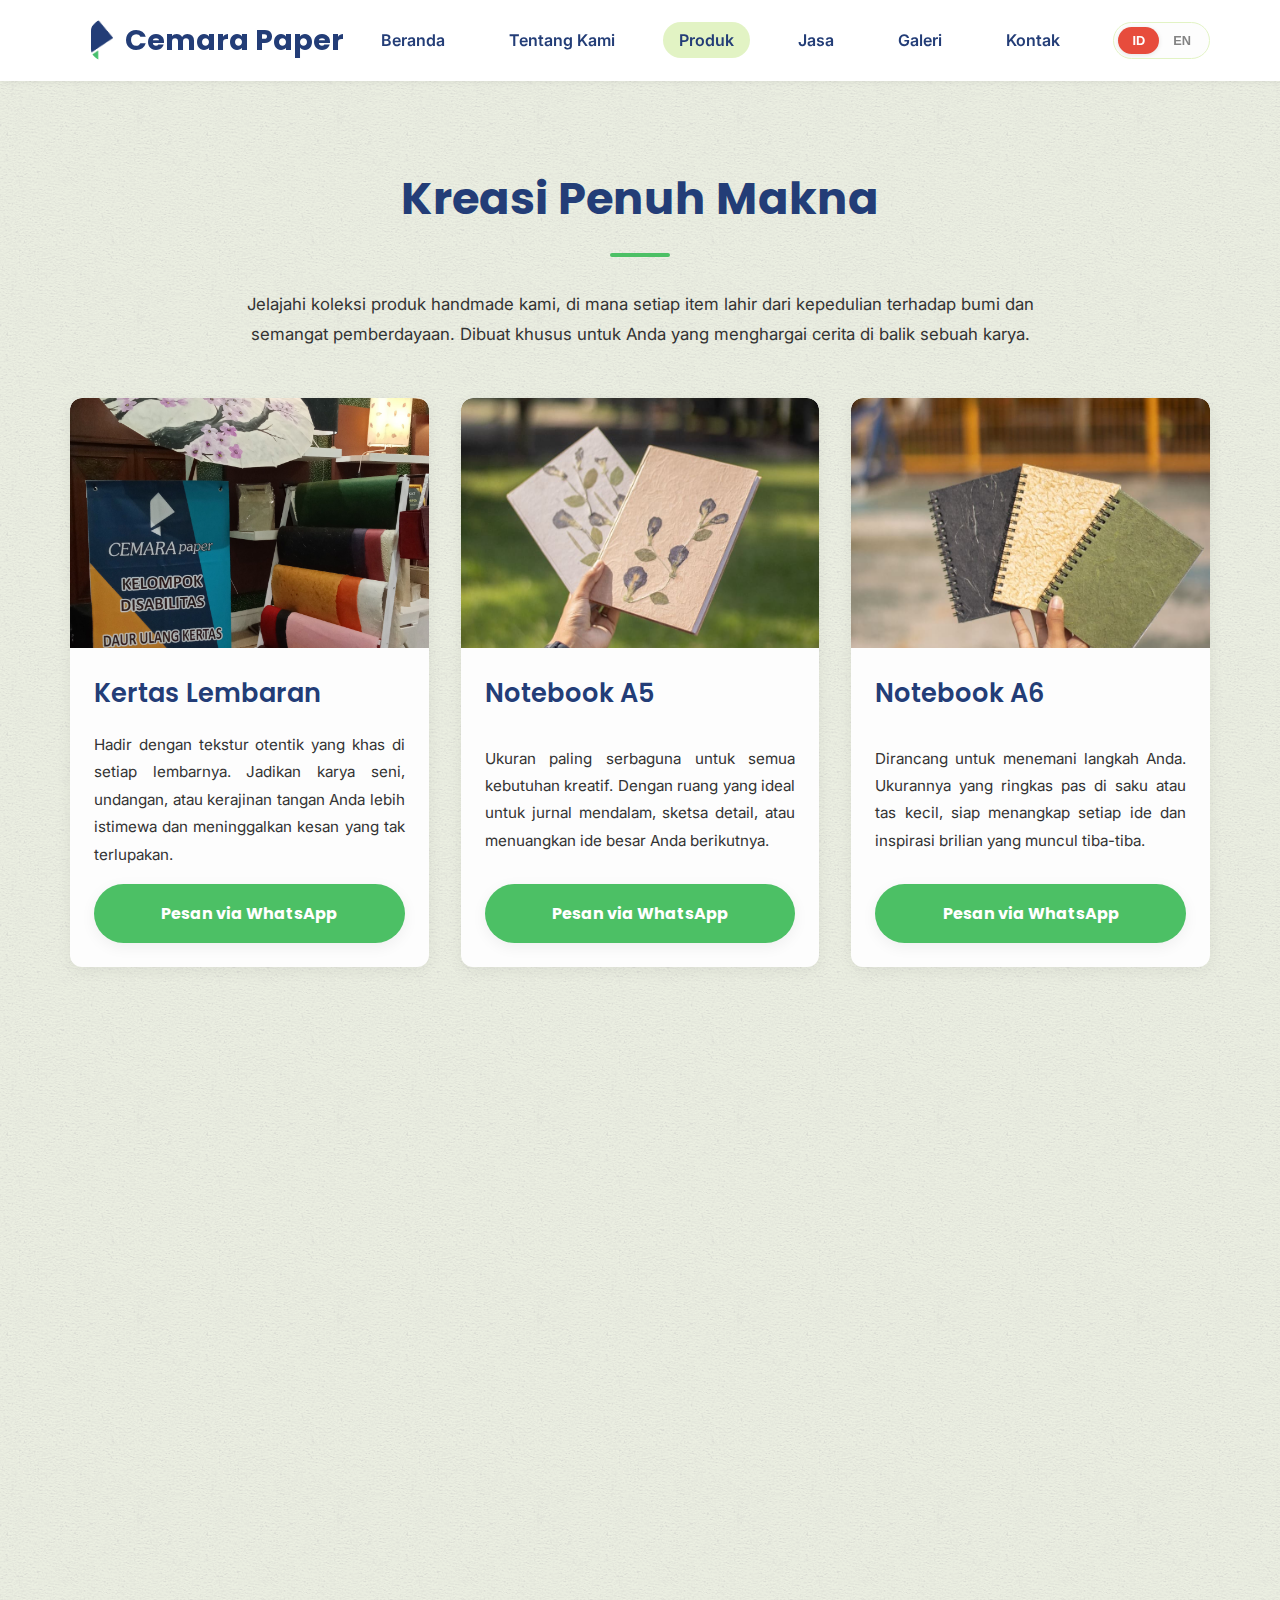
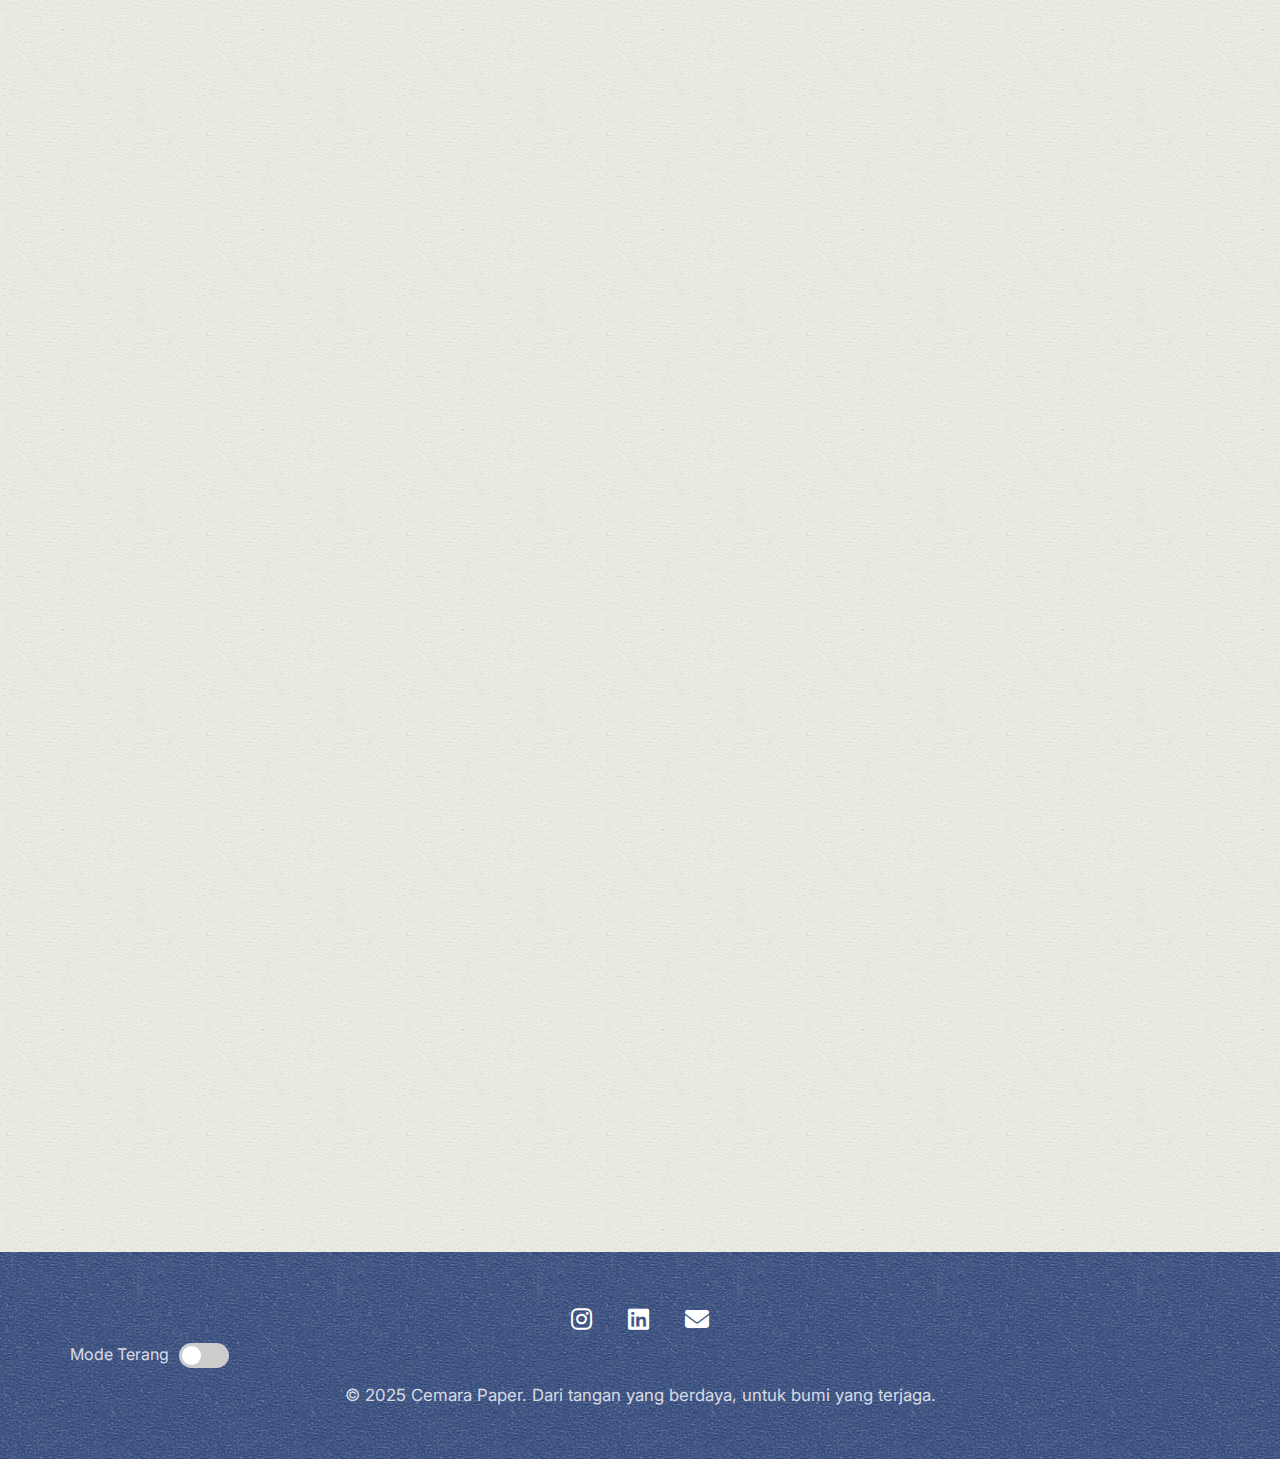
<file: products.html>
<!DOCTYPE html>
<html lang="id">
<head>
    <meta charset="UTF-8">
    <meta name="viewport" content="width=device-width, initial-scale=1.0">
    <title data-lang-key="product_page_title">Produk Kami - Cemara Paper</title>
    <meta name="description" content="Jelajahi katalog produk ramah lingkungan dari Cemara Paper. Temukan notebook, kartu nama, kemasan custom, dan souvenir unik dari kertas daur ulang." data-lang-key="product_meta_description">
    <meta name="keywords" content="produk cemara paper, katalog produk, notebook daur ulang, kartu nama eco-friendly, kemasan custom, souvenir">
    <link rel="icon" type="image/x-icon" href="images/favicon.ico">
    <link rel="stylesheet" href="style.css">
    <link rel="stylesheet" href="https://cdnjs.cloudflare.com/ajax/libs/font-awesome/6.5.1/css/all.min.css">
</head>
<body>
    <div id="preloader">
        <div class="spinner"></div>
    </div>
    <header class="header">
        <div class="container navbar">
            <a href="index.html" class="logo"><a href="index.html" class="logo">
                    <img src="images/logo-aja.png" alt="Logo Cemara Paper" />
                    <span>Cemara Paper</span>
                </a>
            <nav>
                <ul class="nav-links">
                    <li><a href="index.html" data-lang-key="nav_beranda">Beranda</a></li>
                    <li><a href="about.html" data-lang-key="nav_tentang">Tentang Kami</a></li>
                    <li><a href="products.html" class="active-page" data-lang-key="nav_produk">Produk</a></li>
                    <li><a href="services.html" data-lang-key="nav_jasa">Jasa</a></li>
                    <li><a href="gallery.html" data-lang-key="nav_galeri">Galeri</a></li>
                    <li><a href="contact.html" data-lang-key="nav_kontak">Kontak</a></li>
                </ul>
            </nav>
            <div class="language-switcher">
                <button data-lang="id" class="lang-btn active">ID</button>
                <button data-lang="en" class="lang-btn">EN</button>
            </div>
            <button class="menu-toggle" aria-label="Buka menu" aria-expanded="false">
                <span class="bar"></span>
                <span class="bar"></span>
                <span class="bar"></span>
            </button>
        </div>
    </header>
    
    <main>
        <section class="section bg-accent-section">
            <div class="container">
                <h2 class="section-title" data-lang-key="product_title">Kreasi Penuh Makna</h2>
                <p style="text-align: center; max-width: 800px; margin: 0 auto 3rem auto;" data-lang-key="product_intro">Jelajahi koleksi produk handmade kami, di mana setiap item lahir dari kepedulian terhadap bumi dan semangat pemberdayaan. Dibuat khusus untuk Anda yang menghargai cerita di balik sebuah karya.</p>
                <div class="card-grid">
                <div class="card fade-in-element">
                    <img src="images/produk-kertas-lembaran.jpg" alt="Kertas Daur Ulang Lembaran" loading="lazy">
                    <div class="card-content">
                        <h3 data-lang-key="prod_kertas_lembaran_title">Kertas Lembaran</h3>
                        <p data-lang-key="prod_kertas_lembaran_desc">Hadir dengan tekstur otentik yang khas di setiap lembarnya. Jadikan karya seni, undangan, atau kerajinan tangan Anda lebih istimewa dan meninggalkan kesan yang tak terlupakan.</p>
                        <a href="https://wa.me/6283197341720?text=Halo, saya tertarik dengan Kertas Lembaran." class="btn btn-secondary" data-lang-key="btn_pesan_wa">Pesan via WhatsApp</a>
                    </div>
                </div>
                <div class="card fade-in-element">
                    <img src="images/produk-notebook-a5.jpg" alt="Notebook A5" loading="lazy">
                    <div class="card-content">
                        <h3 data-lang-key="prod_notebook_a5_title">Notebook A5</h3>
                        <p data-lang-key="prod_notebook_a5_desc">Ukuran paling serbaguna untuk semua kebutuhan kreatif. Dengan ruang yang ideal untuk jurnal mendalam, sketsa detail, atau menuangkan ide besar Anda berikutnya.</p>
                        <a href="https://wa.me/6283197341720?text=Halo, saya tertarik dengan Notebook A5." class="btn btn-secondary" data-lang-key="btn_pesan_wa">Pesan via WhatsApp</a>
                    </div>
                </div>
                <div class="card fade-in-element">
                    <img src="images/produk-notebook-a6.jpg" alt="Notebook A6" loading="lazy">
                    <div class="card-content">
                        <h3 data-lang-key="prod_notebook_a6_title">Notebook A6</h3>
                        <p data-lang-key="prod_notebook_a6_desc">Dirancang untuk menemani langkah Anda. Ukurannya yang ringkas pas di saku atau tas kecil, siap menangkap setiap ide dan inspirasi brilian yang muncul tiba-tiba.</p>
                        <a href="https://wa.me/6283197341720?text=Halo, saya tertarik dengan Notebook A6." class="btn btn-secondary" data-lang-key="btn_pesan_wa">Pesan via WhatsApp</a>
                    </div>
                </div>
                <div class="card fade-in-element">
                    <img src="images/produk-kartu-nama.jpg" alt="Kartu Nama Daur Ulang" loading="lazy">
                    <div class="card-content">
                        <h3 data-lang-key="prod_kartu_nama_title">Kartu Nama</h3>
                        <p data-lang-key="prod_kartu_nama_desc">Sebuah perkenalan yang tak terlupakan. Tekstur uniknya tidak hanya profesional, tapi juga menceritakan komitmen brand Anda pada kualitas dan pilihan yang berkelanjutan.</p>
                        <a href="https://wa.me/6283197341720?text=Halo, saya tertarik dengan Kartu Nama." class="btn btn-secondary" data-lang-key="btn_pesan_wa">Pesan via WhatsApp</a>
                    </div>
                </div>
                <div class="card fade-in-element">
                    <img src="images/produk-kipas.jpg" alt="Kipas Daur Ulang" loading="lazy">
                    <div class="card-content">
                        <h3 data-lang-key="prod_kipas_title">Kipas Tangan</h3>
                        <p data-lang-key="prod_kipas_desc">Jadikan acara Anda berkesan dengan souvenir yang fungsional dan penuh cerita. Kipas tangan ini tidak hanya memberi kesejukan, tapi juga menjadi kenang-kenangan estetik yang akan selalu dihargai.</p>
                        <a href="https://wa.me/6283197341720?text=Halo, saya tertarik dengan Kipas Tangan." class="btn btn-secondary" data-lang-key="btn_pesan_wa">Pesan via WhatsApp</a>
                    </div>
                </div>
                <div class="card fade-in-element">
                    <img src="images/produk-payung-dekorasi.jpg" alt="Payung Dekorasi" loading="lazy">
                    <div class="card-content">
                        <h3 data-lang-key="prod_payung_title">Payung Dekorasi</h3>
                        <p data-lang-key="prod_payung_desc">Hadirkan sentuhan seni dan kehangatan alami ke dalam ruangan. Payung dekorasi ini adalah statement piece yang ideal untuk sudut kafe, ruang tamu, atau sebagai properti acara yang fotogenik.</p>
                        <a href="https://wa.me/6283197341720?text=Halo, saya tertarik dengan Payung Dekorasi." class="btn btn-secondary" data-lang-key="btn_pesan_wa">Pesan via WhatsApp</a>
                    </div>
                </div>
                <div class="card fade-in-element">
                    <img src="images/produk-casing-hp.jpg" alt="Casing HP Daur Ulang" loading="lazy">
                    <div class="card-content">
                        <h3 data-lang-key="prod_casing_hp_title">Casing HP</h3>
                        <p data-lang-key="prod_casing_hp_desc">Gaya bertemu keberlanjutan. Casing HP ini tidak hanya melindungi gadget Anda, tetapi juga menampilkan kepribadian unik Anda yang peduli pada detail, seni, dan lingkungan.</p>
                        <a href="https://wa.me/6283197341720?text=Halo, saya tertarik dengan Casing HP." class="btn btn-secondary" data-lang-key="btn_pesan_wa">Pesan via WhatsApp</a>
                    </div>
                </div>
                <div class="card fade-in-element">
                    <img src="images/produk-kap-lampu.jpg" alt="Kap Lampu Daur Ulang" loading="lazy">
                    <div class="card-content">
                        <h3 data-lang-key="prod_kap_lampu_title">Kap Lampu</h3>
                        <p data-lang-key="prod_kap_lampu_desc">Ubah cahaya menjadi karya seni. Setiap kap lampu kami memfilter cahaya, menciptakan pendaran hangat dan pola bayangan unik yang akan mengubah suasana ruangan Anda.</p>
                        <a href="https://wa.me/6283197341720?text=Halo, saya tertarik dengan Kap Lampu." class="btn btn-secondary" data-lang-key="btn_pesan_wa">Pesan via WhatsApp</a>
                    </div>
                </div>
                <div class="card fade-in-element">
                    <img src="images/produk-packaging.jpg" alt="Packaging Daur Ulang" loading="lazy">
                    <div class="card-content">
                        <h3 data-lang-key="prod_packaging_title">Packaging Custom</h3>
                        <p data-lang-key="prod_packaging_desc">Kesan pertama adalah segalanya. Tingkatkan nilai dan cerita brand Anda dengan kemasan custom yang ramah lingkungan. Sentuhan akhir yang sempurna untuk produk Anda.</p>
                        <a href="https://wa.me/6283197341720?text=Halo, saya tertarik dengan Packaging Custom." class="btn btn-secondary" data-lang-key="btn_pesan_wa">Pesan via WhatsApp</a>
                    </div>
                </div>
                <div class="card fade-in-element">
                    <img src="images/produk-bunga-kertas.jpg" alt="Bunga Kertas Daur Ulang" loading="lazy">
                    <div class="card-content">
                        <h3 data-lang-key="prod_bunga_kertas_title">Bunga Kertas</h3>
                        <p data-lang-key="prod_bunga_kertas_desc">Keindahan bunga yang tak akan layu. Setiap kelopaknya dibuat dengan detail oleh tangan terampil, menjadikannya pilihan sempurna untuk dekorasi, buket, atau hadiah istimewa.</p>
                        <a href="https://wa.me/6283197341720?text=Halo, saya tertarik dengan Bunga Kertas." class="btn btn-secondary" data-lang-key="btn_pesan_wa">Pesan via WhatsApp</a>
                    </div>
                </div>
                <div class="card fade-in-element">
                    <img src="images/produk-tas.jpg" alt="Tas Daur Ulang" loading="lazy">
                    <div class="card-content">
                        <h3 data-lang-key="prod_tas_title">Tas</h3>
                        <p data-lang-key="prod_tas_desc">Tampil gaya sambil membawa perubahan. Tas serbaguna ini dirancang untuk menjadi teman setia aktivitas harian Anda—kuat, elegan, dan dibuat dari bahan daur ulang.</p>
                        <a href="https://wa.me/6283197341720?text=Halo, saya tertarik dengan Tas." class="btn btn-secondary" data-lang-key="btn_pesan_wa">Pesan via WhatsApp</a>
                    </div>
                </div>
                <div class="card fade-in-element">
                    <img src="images/produk-kotak-tisu.jpg" alt="Kotak Tisu Daur Ulang" loading="lazy">
                    <div class="card-content">
                        <h3 data-lang-key="prod_kotak_tisu_title">Kotak Tisu</h3>
                        <p data-lang-key="prod_kotak_tisu_desc">Ubah detail kecil menjadi pusat perhatian. Kotak tisu ini bukan sekadar wadah, melainkan elemen dekorasi yang memberikan sentuhan hangat dan berkarakter pada setiap ruangan.</p>
                        <a href="https://wa.me/6283197341720?text=Halo, saya tertarik dengan Kotak Tisu." class="btn btn-secondary" data-lang-key="btn_pesan_wa">Pesan via WhatsApp</a>
                    </div>
                </div>
            </div>
            </div>
        </section>
    </main>
    <a href="#" id="scrollTopBtn" title="Kembali ke atas">
        <i class="fas fa-arrow-up"></i>
    </a>
    <footer class="footer">
        <div class="container">
            <div class="footer-left">
                <div class="theme-switch-wrapper">
                    <span id="theme-status-text">Mode Terang</span>
                    <label class="theme-switch" for="theme-checkbox">
                        <input type="checkbox" id="theme-checkbox" />
                        <div class="slider round"></div>
                    </label>
                </div>
            </div>

            <div class="footer-center">
                <div class="social-links">
                    <a href="https://www.instagram.com/cemarapaper08/" target="_blank" aria-label="Instagram"><i class="fab fa-instagram"></i></a>
                    <a href="https://www.linkedin.com/company/cemarapaper/" target="_blank" aria-label="LinkedIn"><i class="fab fa-linkedin"></i></a>
                    <a href="mailto:cemarapaper08@gmail.com" target="_blank" aria-label="Email"><i class="fas fa-envelope"></i></a>
                </div>
                <p data-lang-key="footer_text">&copy; 2025 Cemara Paper. Dari tangan yang berdaya, untuk bumi yang terjaga.</p>
            </div>

            <div class="footer-right"></div>
        </div>
    </footer>

    <script src="main.js"></script>
</body>
</html>
</file>
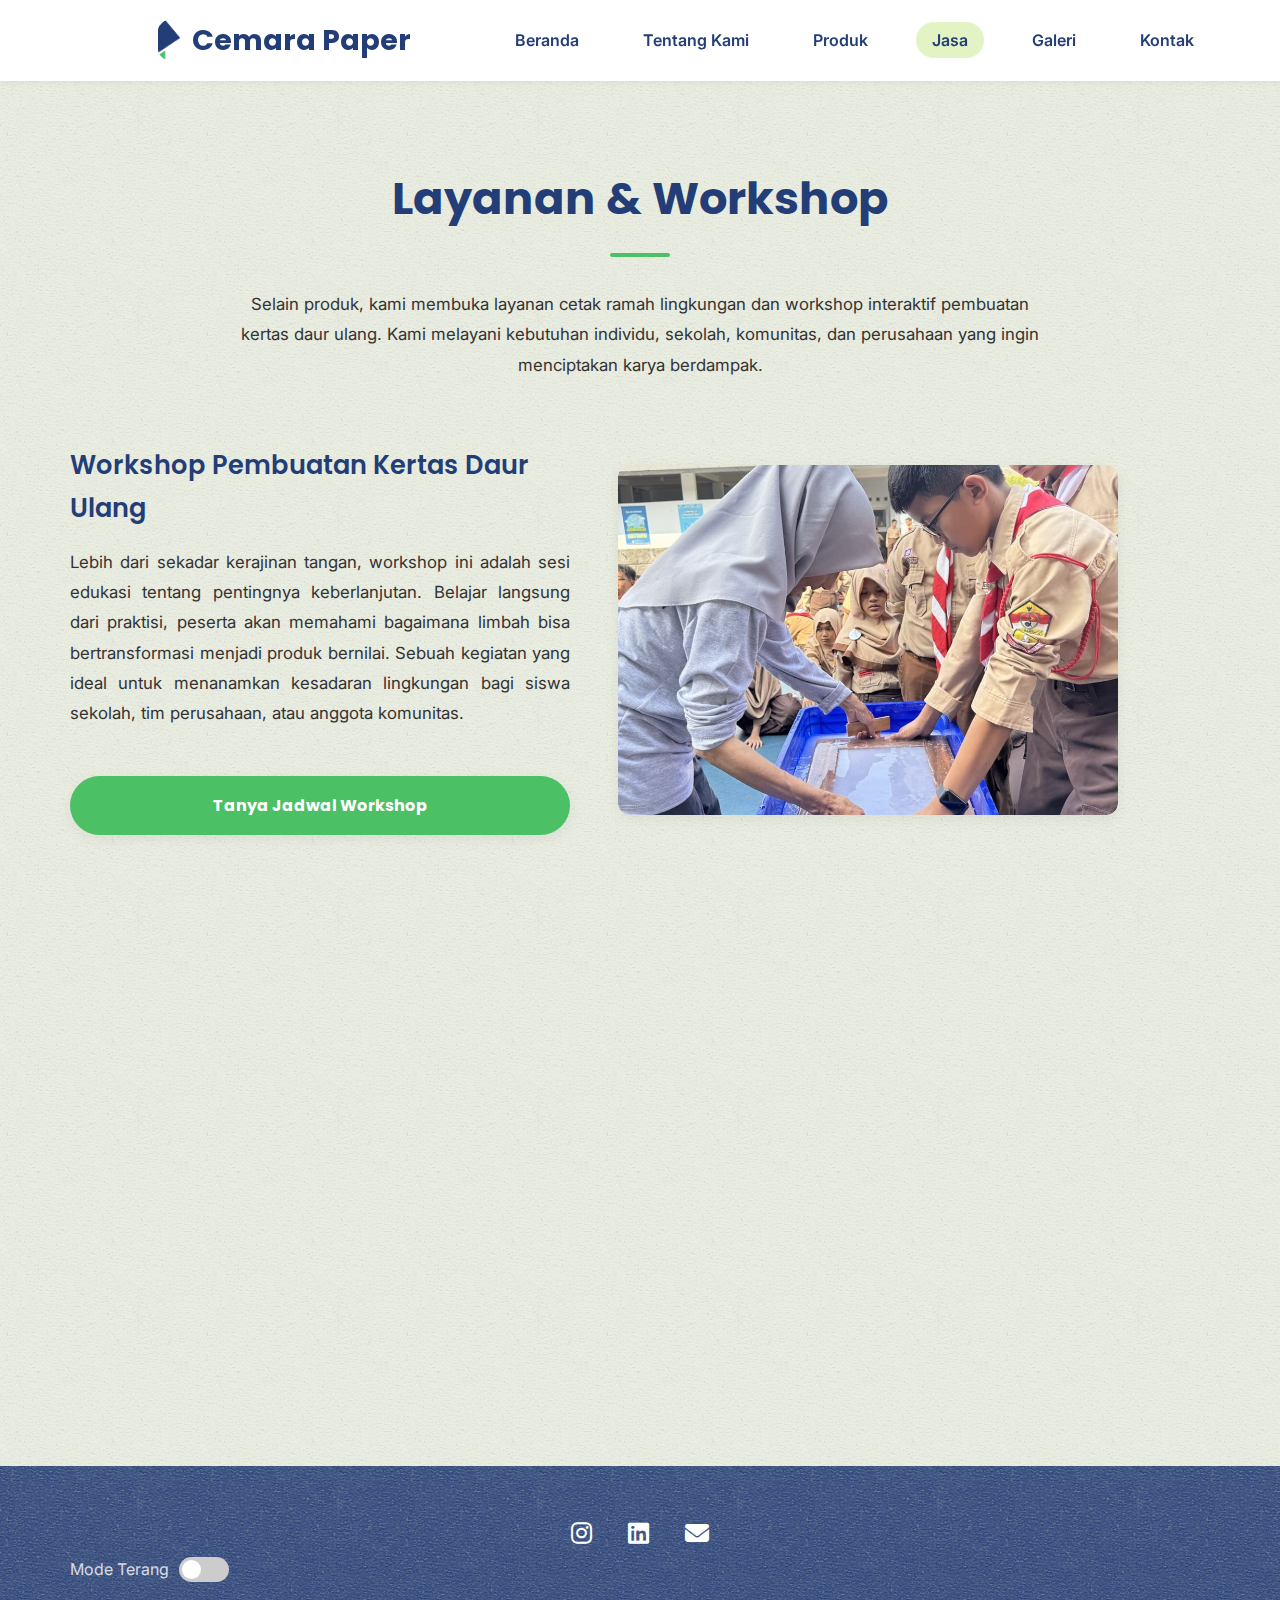
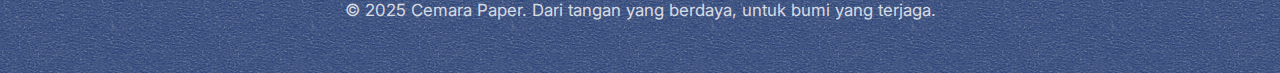
<file: services.html>
<!DOCTYPE html>
<html lang="id">
<head>
    <meta charset="UTF-8">
    <meta name="viewport" content="width=device-width, initial-scale=1.0">
    <title>Layanan Kami - Cemara Paper</title>
    <meta name="description" content="Layanan dari Cemara Paper, termasuk workshop pembuatan kertas daur ulang dan jasa cetak eco-friendly untuk sekolah, komunitas, dan perusahaan.">
    <meta name="keywords" content="workshop kertas daur ulang, jasa cetak eco-friendly, pelatihan kreativitas, csr perusahaan, bandung">
    <link rel="icon" type="image/x-icon" href="images/favicon.ico">
    <link rel="stylesheet" href="style.css">
    <link rel="stylesheet" href="https://cdnjs.cloudflare.com/ajax/libs/font-awesome/6.5.1/css/all.min.css">
</head>
<body>
    <div id="preloader">
        <div class="spinner"></div>
    </div>
    <header class="header">
        <div class="container navbar">
            <a href="index.html" class="logo"><a href="index.html" class="logo">
                    <img src="images/logo-aja.png" alt="Logo Cemara Paper" />
                    <span>Cemara Paper</span>
                </a>
            <nav>
                <ul class="nav-links">
                    <li><a href="index.html">Beranda</a></li>
                    <li><a href="about.html">Tentang Kami</a></li>
                    <li><a href="products.html">Produk</a></li>
                    <li><a href="services.html" class="active-page">Jasa</a></li>
                    <li><a href="gallery.html">Galeri</a></li>
                    <li><a href="contact.html">Kontak</a></li>
                </ul>
            </nav>
            <button class="menu-toggle" aria-label="Buka menu"><i class="fas fa-bars"></i></button>
        </div>
    </header>

    <main>
        <section class="section bg-accent-section fade-in-element">
            <div class="container">
                <h2 class="section-title">Layanan & Workshop</h2>
                <p style="text-align: center; max-width: 800px; margin: 0 auto 3rem auto;">Selain produk, kami membuka layanan cetak ramah lingkungan dan workshop interaktif pembuatan kertas daur ulang. Kami melayani kebutuhan individu, sekolah, komunitas, dan perusahaan yang ingin menciptakan karya berdampak.</p>
                
                 <div class="service-layout fade-in-element">
                    <div class="service-text">
                        
                        <h3>Workshop Pembuatan Kertas Daur Ulang</h3>
                        <p style="text-align: center; max-width: 800px; margin: 0 auto 3rem auto; text-align: justify;">Lebih dari sekadar kerajinan tangan, workshop ini adalah sesi edukasi tentang pentingnya keberlanjutan. Belajar langsung dari praktisi, peserta akan memahami bagaimana limbah bisa bertransformasi menjadi produk bernilai. Sebuah kegiatan yang ideal untuk menanamkan kesadaran lingkungan bagi siswa sekolah, tim perusahaan, atau anggota komunitas.</p>
                        <a href="https://wa.me/6283197341720?text=Halo, saya tertarik dengan Workshop Pembuatan Kertas Daur Ulang." class="btn btn-secondary">Tanya Jadwal Workshop</a>
                    </div>
                    <div class="service-image">
                        <div class="service-image-frame">
                        <img src="images/workshop-peserta-2.jpg" alt="Suasana workshop pembuatan kertas daur ulang">
                    </div>
                </div>
            </div>

            <div class="service-layout reverse fade-in-element">
                <div class="service-text">
                    <h3>Jasa Cetak Eco-Friendly</h3>
                    <p style="text-align: center; max-width: 800px; margin: 0 auto 3rem auto; text-align: justify;">Kami menyediakan jasa cetak untuk berbagai kebutuhan: kartu nama, undangan, sertifikat, poster, menu, dan materi promosi lainnya, semuanya menggunakan kertas daur ulang berkualitas tinggi.</p>
                    <p style="text-align: center; max-width: 800px; margin: 0 auto 3rem auto; text-align: justify;">Keuntungan utama bagi Anda adalah teksturnya yang otentik, memberikan sentuhan premium yang tidak bisa didapatkan dari kertas biasa. Ini adalah cara paling efektif untuk menunjukkan bahwa brand atau acara Anda tidak hanya berkualitas, tapi juga peduli pada nilai-nilai keberlanjutan.</p>
                    <a href="https://wa.me/6283197341720?text=Halo, saya ingin bertanya tentang Jasa Cetak Eco-Friendly." class="btn btn-secondary">Konsultasi Cetak</a>
                </div>
                
                <div class="service-image">
                    <div class="service-image-frame">
                        <img src="images/hasil-cetak.jpg" alt="Hasil cetak di atas kertas daur ulang">
                    </div>
                </div>

            </div>
        </div>
        </section>
    </main>
    <a href="#" id="scrollTopBtn" title="Kembali ke atas">
        <i class="fas fa-arrow-up"></i>
    </a>
    <footer class="footer">
        <div class="container">
            <div class="footer-left">
                <div class="theme-switch-wrapper">
                    <span id="theme-status-text">Mode Terang</span>
                    <label class="theme-switch" for="theme-checkbox">
                        <input type="checkbox" id="theme-checkbox" />
                        <div class="slider round"></div>
                    </label>
                </div>
            </div>

            <div class="footer-center">
                <div class="social-links">
                    <a href="https://www.instagram.com/cemarapaper08/" target="_blank" aria-label="Instagram"><i class="fab fa-instagram"></i></a>
                    <a href="https://www.linkedin.com/company/cemarapaper/" target="_blank" aria-label="LinkedIn"><i class="fab fa-linkedin"></i></a>
                    <a href="mailto:cemarapaper08@gmail.com" target="_blank" aria-label="Email"><i class="fas fa-envelope"></i></a>
                </div>
                <p>&copy; 2025 Cemara Paper. Dari tangan yang berdaya, untuk bumi yang terjaga.</p>
            </div>

            <div class="footer-right"></div>
        </div>
    </footer>

    <script src="main.js"></script>
</body>
</html>
</file>
<file: style.css>
/* css/style.css - VERSI DISEMPURNAKAN */

/* --- Import Google Fonts --- */
@import url('https://fonts.googleapis.com/css2?family=Inter:wght@400;500;700&family=Poppins:wght@500;600;700&display=swap');

/* --- Variabel CSS --- */
:root {
    --primary-color: #233D77; /* Sustain Blue */
    --secondary-color: #4CC065; /* Eco Green */
    --accent-color-1: #7BDB89; /* Nature Glow */
    --accent-color-2: #E2F3C4; /* Recycla Light */
    --text-dark: #333;
    --text-light: #ffffff;
    --bg-light: #fdfdfd;
    --bg-accent: #f4f8e9; /* Menggunakan variasi dari Recycla Light */

    --font-heading: 'Poppins', sans-serif;
    --font-body: 'Inter', sans-serif;

    --shadow-light: 0 4px 15px rgba(0, 0, 0, 0.06);
    --shadow-strong: 0 6px 20px rgba(0, 0, 0, 0.1);
    --border-radius: 12px;
    --header-bg: rgba(255, 255, 255, 0.9);
}

/* --- Definisi Warna Dark Mode --- */
body[data-theme='dark'] {
    --primary-color: #5c7fe6; /* Biru lebih terang */
    --secondary-color: #4CC065; /* Hijau tetap */
    --accent-color-1: #7BDB89;
    --accent-color-2: #2c3a47; /* Abu-abu gelap */
    --text-dark: #e0e0e0; /* Teks jadi terang */
    --text-light: #121212; /* Teks di atas tombol jadi gelap */
    --bg-light: #121212; /* Background utama jadi hitam/abu gelap */
    --bg-accent: #1e272e; /* Background seksi jadi abu sedikit lebih terang */
    --shadow-light: 0 4px 15px rgba(0, 0, 0, 0.2);
    --shadow-strong: 0 6px 20px rgba(0, 0, 0, 0.3);
    --header-bg: rgba(30, 39, 46, 0.85);
}

/* Ganti ikon saat dark mode aktif */
body[data-theme='dark'] #theme-toggle i::before {
    content: '\f185'; /* Ikon matahari (sun) */
}

/* --- Reset & Gaya Dasar --- */
* {
    margin: 0;
    padding: 0;
    box-sizing: border-box;
}

html {
    scroll-behavior: smooth;
    font-size: 16px;
}

body {
    font-family: var(--font-body);
    line-height: 1.7;
    color: var(--text-dark);
    background-color: var(--bg-light);
    -webkit-font-smoothing: antialiased;
}

.container {
    width: 90%;
    max-width: 1140px;
    margin: 0 auto;
}

h1, h2, h3, h4 {
    font-family: var(--font-heading);
    color: var(--primary-color);
    font-weight: 700;
}

h1 { font-size: clamp(2.8rem, 6vw, 4.5rem); line-height: 1.2; font-weight: 700;}
h2 { font-size: clamp(2.2rem, 5vw, 2.8rem); margin-bottom: 2rem; text-align: center; }
h3 { font-size: 1.6rem; margin-bottom: 1rem; font-weight: 600; }

p {
    font-size: 1.05rem; /* Sedikit lebih besar dari default */
    line-height: 1.8; /* Beri jarak antar baris agar lebih lega */
     margin-bottom: 1rem;
     max-width: 65ch;
}

a {
    text-decoration: none;
    color: var(--secondary-color);
    font-weight: 600;
    transition: color 0.3s ease;
}

a:hover {
    color: var(--accent-color-1);
}

img {
    max-width: 100%;
    height: auto;
    display: block;
    border-radius: var(--border-radius);
}

.section {
    padding: 80px 0;
}

.section-title::after {
    content: '';
    display: block;
    width: 60px;
    height: 4px;
    background: var(--secondary-color);
    margin: 1rem auto 0;
    border-radius: 2px;
}

/* --- Header & Navigasi --- */
.header {
    background: var(--header-bg);
    backdrop-filter: blur(10px);
    box-shadow: 0 2px 5px rgba(0, 0, 0, 0.05);
    padding: 1rem 0;
    position: sticky;
    top: 0;
    z-index: 1000;
    width: 100%;
    transition: box-shadow 0.3s ease;
}

.header.scrolled {
  box-shadow: var(--shadow-light);
}

/* --- Style untuk Logo di Header --- */
.logo {
    display: flex;
    align-items: center;
    gap: 12px; /* Jarak antara logo dan tulisan */
}

.logo img {
    height: 40px; /* Sesuaikan tinggi logo jika perlu */
}
.navbar {
    display: flex;
    justify-content: space-between;
    align-items: center;
}

/* Style untuk pembungkus bagian kanan header */
.navbar-right {
    display: flex;
    align-items: center;
    gap: 1.5rem;
}

.logo {
    font-family: var(--font-heading);
    font-size: 1.8rem;
    font-weight: 700;
    color: var(--primary-color);
}

.nav-links {
    list-style: none;
    display: flex;
    gap: 2rem;
}

/* --- Style Baru untuk Link Navigasi --- */
.nav-links a {
    position: relative; /* Wajib untuk posisi highlight */
    color: var(--primary-color);
    font-weight: 600; /* Sedikit lebih tebal */
    text-decoration: none;
    padding: 8px 16px; /* Beri ruang untuk highlight */
    border-radius: 50px; /* Samakan dengan radius tombol */
    transition: color 0.3s ease;
    z-index: 1; /* Pastikan teks di atas highlight */
}

/* Highlight-nya dibuat dengan pseudo-element ::before */
.nav-links a::before {
    content: '';
    position: absolute;
    top: 0;
    left: 0;
    width: 100%;
    height: 100%;
    background-color: var(--accent-color-2); /* Warna hijau sangat muda */
    border-radius: 50px;
    transform: scaleX(0); /* Sembunyi dengan skala 0 */
    transition: transform 0.4s cubic-bezier(0.19, 1, 0.22, 1);
    z-index: -1; /* Posisikan di belakang teks */
}

/* Efek saat di-hover atau saat halaman aktif */
.nav-links a:hover, .nav-links a.active-page {
    color: var(--primary-color);
}

.nav-links a:hover::before, .nav-links a.active-page::before {
    transform: scaleX(1); /* Tampilkan highlight dengan animasi membesar */
}

.menu-toggle { display: none; } /* Akan diatur di media query */


/* --- Tombol (Button) --- */
.btn {
    display: inline-block;
    padding: 14px 32px;
    border-radius: 50px; /* Tombol lebih modern */
    font-weight: 700;
    font-family: var(--font-heading);
    text-align: center;
    transition: all 0.3s ease;
    border: none;
    cursor: pointer;
    box-shadow: var(--shadow-light);
}

.btn-primary {
    background: var(--primary-color);
    color: var(--text-light);
}
.btn-primary:hover {
    background: #1c3263;
    transform: translateY(-3px);
    box-shadow: var(--shadow-strong);
}

.btn-secondary {
    background-color: var(--secondary-color);
    color: var(--text-light);
    border: 2px solid transparent; /* Siapkan border transparan */
}
.btn-secondary:hover {
    background-color: transparent; /* Background jadi transparan */
    color: var(--secondary-color); /* Teks jadi warna hijau */
    border: 2px solid var(--secondary-color); /* Border hijau muncul */
    transform: translateY(-3px);
    box-shadow: var(--shadow-strong);
}


/* --- Hero Section --- */
.hero {
    background: linear-gradient(rgba(35, 61, 119, 0.8), rgba(35, 61, 119, 0.6)), url('../images/hero_background.jpg') no-repeat center center/cover;
    color: var(--text-light);
    height: 90vh;
    display: flex;
    flex-direction: column;
    align-items: center;
    justify-content: center;
    text-align: center;
    padding: 0 5%;
}

.hero h1 {
    color: var(--text-light);
    text-shadow: 2px 2px 4px rgba(0,0,0,0.3);
}

.hero p {
    font-size: 1.6rem;
    margin-top: 1rem;
    margin-bottom: 2.5rem;
    max-width: 60ch;
    color: rgba(255, 255, 255, 0.9);
    /* Tambahkan 2 baris ini */
    margin-left: auto;
    margin-right: auto;
}

.hero-buttons .btn {
    margin: 0.5rem;
}

.hero-content {
  position: relative; /* Wajib ada */
  z-index: 2; /* Mengangkat konten di atas overlay */
}

/* --- Animasi Teks Masuk --- */
@keyframes slideUpFadeIn {
  from {
    opacity: 0;
    transform: translateY(20px);
  }
  to {
    opacity: 1;
    transform: translateY(0);
  }
}

/* Terapkan animasi ke judul & paragraf di hero section */
.hero-content h1 {
  animation: slideUpFadeIn 0.8s ease-out forwards;
}

.hero-content p {
  opacity: 0; /* Mulai dari transparan */
  animation: slideUpFadeIn 0.8s ease-out 0.3s forwards; /* Delay 0.3 detik */
}

/* --- Kartu (Produk, Jasa) --- */
.card-grid {
    display: grid;
    grid-template-columns: repeat(auto-fit, minmax(300px, 1fr));
    gap: 2rem;
}

.card {
    background: var(--bg-light);
    border-radius: var(--border-radius);
    box-shadow: var(--shadow-light);
    overflow: hidden;
    transition: transform 0.3s ease, box-shadow 0.3s ease;
    display: flex;
    flex-direction: column;
}

.card:hover {
    transform: translateY(-8px);
    box-shadow: var(--shadow-strong);
}

.card img {
    width: 100%;
    height: 250px;
    object-fit: cover;
    border-radius: var(--border-radius) var(--border-radius) 0 0;
}

.card:hover img {
    transform: scale(1.05); /* Sedikit zoom saat card di-hover */
}

.card-content {
    padding: 1.5rem;
    flex-grow: 1;
    display: flex;
    flex-direction: column;
    justify-content: space-between;
}

.card-content h3 { color: var(--primary-color); }
.card-content p { 
  font-size: 0.95rem; 
  text-align: justify;
}


/* --- Latar Belakang Aksen --- */
.bg-accent-section {
  background-color: var(--bg-accent);
}


/* --- Footer --- */
.footer {
    background-color: var(--primary-color);
    color: rgba(255, 255, 255, 0.8);
    text-align: center;
    padding: 3rem 0;
    margin-top: 0;
}

.footer .social-links {
    margin-bottom: 1.5rem;
}

.footer .social-links a {
    color: var(--text-light);
    font-size: 1.5rem;
    margin: 0 1rem;
    transition: transform 0.3s ease;
}

.footer .social-links a:hover {
    color: var(--accent-color-1);
    transform: scale(1.2);
}


/* --- Style untuk Footer (Layout 3 Kolom Final) --- */

.footer .container {
  display: flex;
  justify-content: space-between; /* Mendorong Kiri, Tengah, Kanan ke posisinya */
  align-items: center;
  flex-wrap: wrap;
}

/* Kolom Kiri, Tengah, dan Kanan */
.footer-left, .footer-right {
  flex: 1; /* Memberi ruang yang sama untuk kolom kiri dan kanan */
}
.footer-center {
  display: flex;
  flex-direction: column;
  align-items: center;
  gap: 1rem;
}

.footer-left {
    display: flex;
    justify-content: flex-start; /* Merapatkan toggle ke kiri */
}

.footer-right {
    display: flex;
    justify-content: flex-end; /* Merapatkan item (kosong) ke kanan */
}

.footer-center p {
    margin: 0;
}


/* -- Sisa kode untuk saklar (biarkan sama) -- */
.theme-switch-wrapper {
    display: flex;
    align-items: center;
    gap: 10px;
}
.theme-status-text {
    font-size: 0.8rem;
    font-weight: 600;
    color: rgba(255, 255, 255, 0.8);
    white-space: nowrap;
    transition: color 0.3s ease;
}
body[data-theme='dark'] .theme-status-text { color: rgba(255, 255, 255, 0.8); }
.theme-switch { position: relative; display: inline-block; width: 50px; height: 25px; }
.theme-switch input { opacity: 0; width: 0; height: 0; }
.slider { position: absolute; cursor: pointer; top: 0; left: 0; right: 0; bottom: 0; background-color: #ccc; transition: .4s; }
.slider::before { position: absolute; content: ""; height: 19px; width: 19px; left: 3px; bottom: 3px; background-color: white; transition: .4s; }
input:checked + .slider { background-color: var(--secondary-color); }
input:checked + .slider::before { transform: translateX(25px); }
.slider.round { border-radius: 25px; }
.slider.round::before { border-radius: 50%; }



/* =============================================================== */
/* --- SEMUA KODE UNTUK TAMPILAN MOBILE (DI BAWAH 768px) --- */
/* =============================================================== */
@media (max-width: 768px) {

/* =============================================================== */
/* --- STYLE BARU: MENU DROPDOWN PANEL DI POJOK KANAN ATAS --- */
/* =============================================================== */

.nav-links {
    /* Posisi & Ukuran Baru */
    position: fixed; /* Tetap fixed agar tidak ikut scroll */
    top: 85px;       /* Jarak dari atas (sesuaikan jika perlu) */
    right: 20px;     /* Jarak dari kanan */
    width: 280px;    /* Lebar panel menu */
    height: auto;    /* TINGGI OTOMATIS, tidak lagi penuh */
    
    /* Tampilan & Efek */
    background: var(--bg-light);
    border-radius: var(--border-radius); /* Menggunakan variabel radius Anda */
    box-shadow: var(--shadow-strong);   /* Menggunakan variabel bayangan Anda */
    padding: 1rem;
    
    /* Tata letak link di dalamnya */
    display: flex;
    flex-direction: column;
    gap: 0.5rem; /* Jarak antar link */
    
    /* Properti untuk Animasi (Fade + Scale) */
    opacity: 0;
    transform: scale(0.95) translateY(-10px);
    transform-origin: top right;
    visibility: hidden;
    transition: opacity 0.25s ease, transform 0.25s ease, visibility 0s 0.25s;
}

/* Aturan saat menu aktif (terbuka) */
.nav-links.active {
    opacity: 1;
    transform: scale(1) translateY(0);
    visibility: visible;
    transition: opacity 0.25s ease, transform 0.25s ease;
}

/* Penyesuaian untuk link agar lebih rapi di dalam panel */
.nav-links li {
    width: 100%; /* Membuat setiap item list memenuhi lebar panel */
}

.nav-links a {
    display: block; /* Membuat seluruh area bisa di-klik */
    width: 100%;
    color: var(--text-dark);
    font-family: var(--font-heading);
    font-size: 1rem; /* Ukuran font normal untuk panel kecil */
    font-weight: 500;
    padding: 0.75rem 1rem;
    text-decoration: none;
    border-radius: 8px; /* Radius untuk highlight */
    transition: background-color 0.2s, color 0.2s;
}

/* Sedikit efek hover pada link */
.nav-links a:hover {
    background-color: var(--bg-accent);
}

/* Indikator halaman aktif */
.nav-links a.active-page {
    background-color: var(--accent-color-2);
    color: var(--primary-color);
    font-weight: 700;
}

    /* --- STYLE UNTUK TOMBOL MENU (HAMBURGER) --- */
    .menu-toggle {
        display: block; /* Tampilkan tombol di mobile */
        position: relative;
        width: 32px;
        height: 24px;
        background: transparent;
        border: none;
        cursor: pointer;
        z-index: 1100; /* Pastikan di atas menu navigasi */
    }

    /* Sembunyikan ikon Font Awesome (sudah tidak dipakai) */
    .menu-toggle i {
        display: none;
    }

    /* Garis-garis pada tombol hamburger */
    .menu-toggle .bar {
        display: block;
        position: absolute;
        width: 100%;
        height: 4px;
        background-color: var(--primary-color);
        border-radius: 4px;
        transition: all 0.35s ease-in-out;
    }

    /* Posisi awal garis-garis */
    .menu-toggle .bar:nth-child(1) { top: 0; }
    .menu-toggle .bar:nth-child(2) { top: 50%; transform: translateY(-50%); }
    .menu-toggle .bar:nth-child(3) { bottom: 0; }

    /* Animasi tombol menjadi 'X' saat menu aktif */
    .menu-toggle.active .bar:nth-child(1) { top: 50%; transform: translateY(-50%) rotate(45deg); }
    .menu-toggle.active .bar:nth-child(2) { opacity: 0; }
    .menu-toggle.active .bar:nth-child(3) { bottom: 50%; transform: translateY(50%) rotate(-45deg); }

    /* --- LAYOUT & ELEMEN LAIN DI MOBILE --- */
    .footer .container {
        flex-direction: column;
        gap: 1.5rem;
    }
    .footer-center { order: 1; }
    .footer-left { order: 2; }
    .footer-right { display: none; }

    /* Sembunyikan elemen navbar kanan (sudah diganti menu) */
    .navbar-right {
        display: none;
    }
    .language-switcher {
        display: none;
    }
}
/* Tambahkan ini di css/style.css */
.gallery-page-grid {
    display: grid;
    grid-template-columns: repeat(auto-fit, minmax(300px, 1fr));
    gap: 1rem;
}

/* --- Style untuk Halaman Galeri (VERSI BARU) --- */

.gallery-category {
  margin-bottom: 4rem; /* Jarak antar kategori */
}

.gallery-category h3 {
  text-align: center;
  margin-bottom: 1.5rem;
  font-size: 1.8rem;
}

.gallery-page-grid {
  display: grid;
  grid-template-columns: repeat(auto-fit, minmax(300px, 1fr));
  gap: 1.5rem;
}

/* Ini adalah bingkai untuk setiap gambar */
.gallery-frame {
  border-radius: var(--border-radius);
  overflow: hidden; /* Sembunyikan gambar yang keluar dari bingkai */
  box-shadow: var(--shadow-light);
  aspect-ratio: 4 / 3; /* PAKSA BENTUK JADI PERSEGI PANJANG 4:3 */
  transition: transform 0.3s ease;
  cursor: pointer;
}

.gallery-frame:hover {
  transform: scale(1.03);
}

.gallery-frame img {
  width: 100%;
  height: 100%;
  object-fit: cover; /* Gambar akan mengisi bingkai tanpa gepeng */
}
/* Anda bisa lanjutkan polanya jika gambarnya lebih banyak */

.gallery-page-grid img {
    width: 100%;
    height: 100%;
    object-fit: cover;
    transition: transform 0.3s ease, filter 0.3s ease;
}

.gallery-page-grid img:hover {
    transform: scale(1.05);
    filter: brightness(1.1);
}

/* --- Style untuk Sub-Seksi Galeri --- */

.gallery-event {
  margin-top: 2.5rem; /* Jarak antar acara */
  padding-top: 2.5rem; /* Jarak dari garis pemisah ke sub-judul */
  border-top: 2px solid var(--accent-color-2); /* Garis pemisah antar acara */
}

.gallery-event h4 {
  text-align: center;
  font-size: 1.5rem;
  font-weight: 600;
  color: var(--primary-color); /* Warna hijau agar menonjol */
  margin-bottom: 1.5rem;
}

/* --- Style untuk Efek Overlay Gambar Galeri --- */

.gallery-frame {
  position: relative; /* Wajib ada untuk posisi overlay */
  /* ...properti lainnya... */
}

/* Lapisan overlay-nya */
.gallery-frame::after {
  content: '\f06e';
  font-family: 'Font Awesome 5 Free';
  font-weight: 900;
  position: absolute;
  top: 0;
  left: 0;
  width: 100%;
  height: 100%;
  background-color: rgba(35, 61, 119, 0.7);
  color: white;
  display: flex;
  justify-content: center;
  align-items: center;
  font-size: 2rem;
  opacity: 0;
  transition: opacity 0.3s ease;
  pointer-events: none; /* <-- TAMBAHKAN BARIS INI */
}

/* Tampilkan overlay saat di-hover */
.gallery-frame:hover::after {
  opacity: 1;
}

/* Style untuk nama lokasi di galeri */
.event-location {
  color: var(--secondary-color); /* Menggunakan warna biru utama Anda */
}

/* --- Animasi Fade-in on Scroll --- */
.fade-in-element {
  opacity: 0;
  transform: translateY(30px); /* Mulai dari posisi 30px lebih rendah */
  transition: opacity 0.8s ease-out, transform 0.6s ease-out;
}

.fade-in-element.visible {
  opacity: 1;
  transform: translateY(0);
}

/* --- Style untuk Lightbox Galeri --- */

/* Latar belakang overlay */
.lightbox {
  display: none; /* Sembunyi secara default */
  position: fixed; /* Tetap di posisi yang sama bahkan saat di-scroll */
  z-index: 2000; /* Pastikan berada di lapisan paling atas */
  left: 0;
  top: 0;
  width: 100%;
  height: 100%;
  background-color: rgba(0, 0, 0, 0.85);
  /* Pakai flexbox untuk memusatkan gambar */
  justify-content: center;
  align-items: center;
}

/* Gambar di dalam lightbox */
.lightbox-content {
  max-width: 90%;
  max-height: 85%;
  border-radius: var(--border-radius);
  /* Animasi saat muncul */
  animation: zoomIn 0.4s ease-out;
}

/* Definisi animasi zoomIn */
@keyframes zoomIn {
  from {
    transform: scale(0.8);
    opacity: 0;
  }
  to {
    transform: scale(1);
    opacity: 1;
  }
}

/* Tombol Tutup (X) */
.close-btn {
  position: absolute;
  top: 20px;
  right: 35px;
  color: #fff;
  font-size: 40px;
  font-weight: bold;
  transition: 0.3s;
  cursor: pointer;
}

.close-btn:hover {
  color: #bbb;
}

/* Beri tanda bahwa gambar di galeri bisa diklik */
.gallery-page-grid img {
    cursor: pointer;
}

/* --- Style untuk Tombol Scroll to Top --- */
#scrollTopBtn {
  display: none; /* Sembunyi secara default */
  position: fixed; /* Tetap di layar saat scroll */
  bottom: 30px;
  right: 30px;
  z-index: 1500; /* Posisinya di atas konten lain */
  background-color: var(--primary-color);
  color: white;
  border: none;
  border-radius: 50%; /* Membuatnya bulat */
  cursor: pointer;
  width: 50px;
  height: 50px;
  font-size: 20px;
  /* Pakai flexbox untuk memusatkan ikon panah */
  display: flex;
  justify-content: center;
  align-items: center;
  transition: background-color 0.3s, transform 0.3s;
}

#scrollTopBtn:hover {
  background-color: var(--secondary-color);
  transform: translateY(-5px); /* Sedikit naik saat di-hover */
}

/* --- Style untuk Layout Halaman Jasa (VERSI FINAL PASTI BENAR) --- */

.service-layout {
  /* Default untuk mobile: tumpukan vertikal */
  display: flex;
  flex-direction: column;
  gap: 2rem;
  align-items: center;
  text-align: center;
  margin-top: 4rem;
}

.service-text, .service-image {
  width: 100%;
  max-width: 500px;
}

/* ↓↓↓ INI BAGIAN PALING PENTING UNTUK LAYAR LEBAR ↓↓↓ */
@media (min-width: 768px) {
  .service-layout {
    flex-direction: row; /* Layout menjadi baris (kiri-kanan) */
    gap: 3rem;
    text-align: left;
    align-items: center;
  }

  .service-text {
    width: 55%;
    display: flex;
    flex-direction: column;
    justify-content: center;
  }

  .service-image {
    width: 45%;
  }

  /* Aturan untuk membalik urutan (gambar di kiri, teks di kanan) */
  .service-layout.reverse {
    flex-direction: row-reverse;
  }
}

/* Kode untuk frame gambar (biarkan seperti ini) */
.service-image-frame {
  height: 350px;
  border-radius: var(--border-radius);
  overflow: hidden;
  box-shadow: var(--shadow-light);
}

.service-image-frame img {
  width: 100%;
  height: 100%;
  object-fit: cover;
}

/* --- Style untuk Layout Halaman Kontak Baru --- */

.contact-wrapper {
    display: grid;
    grid-template-columns: 1fr; /* Default 1 kolom untuk mobile */
    gap: 2rem;
    background: white; /* Memberi kontras dari background utama */
    padding: 2rem;
    border-radius: var(--border-radius);
    box-shadow: var(--shadow-light);
}

/* Layout 2 kolom untuk layar lebar */
@media (min-width: 992px) {
    .contact-wrapper {
        grid-template-columns: 1.5fr 1fr; /* Kolom info lebih lebar */
        gap: 3rem;
        padding: 3rem;
    }
}

.contact-info h3 {
    margin-bottom: 1.5rem;
}

.contact-item {
  display: flex;
  align-items: flex-start;
  margin-bottom: 1.5rem;
  text-align: left;
}

/* =============================================================== */
/* --- STYLE BARU UNTUK IKON KONTAK (UKURAN & WARNA ASLI) --- */
/* =============================================================== */

/* 1. Aturan Umum untuk Memperbesar Ikon */
.contact-item i {
    font-size: 2.25rem; /* Ukuran diperbesar agar seimbang */
    width: 35px;       /* Lebar disesuaikan untuk ikon yang lebih besar */
    margin-right: 1.5rem;
    margin-top: 5px;
    text-align: center;
}

/* 2. Aturan Warna Spesifik untuk Setiap Ikon */

/* Warna untuk Ikon Peta Lokasi (Workshop) */
.contact-item .fa-map-marker-alt {
    color: #EA4335; /* Merah khas Google Maps */
}

/* Warna untuk Ikon Email */
.contact-item .fa-envelope {
    color: #4285F4; /* Biru khas Google/Gmail */
}

/* Warna untuk Ikon WhatsApp */
.contact-item .fa-whatsapp {
    color: #25D366; /* Hijau khas WhatsApp */
}

.contact-item p {
  margin-bottom: 0.25rem;
  line-height: 1.6;
}

.contact-item strong {
    font-family: var(--font-heading);
    color: var(--primary-color);
}

.contact-context {
  font-size: 0.9rem;
  opacity: 0.7;
  font-style: italic;
}

.contact-action {
    text-align: center;
}

/* --- Style untuk Gambar di Halaman Kontak --- */

.contact-image-frame {
  aspect-ratio: 4 / 3; /* PAKSA BENTUK JADI PERSEGI PANJANG 4:3 */
  border-radius: var(--border-radius);
  overflow: hidden;
  box-shadow: var(--shadow-light);
  margin-bottom: 2rem; /* Jarak ke teks di bawahnya */
}

.contact-image-frame img {
  width: 100%;
  height: 100%;
  object-fit: cover; /* Gambar akan mengisi frame tanpa gepeng */
}

/* --- Lapisan Tekstur Universal --- */

/* Beri posisi relatif agar lapisan virtual bisa menempel */
section, .footer {
  position: relative;
}

/* Membuat lapisan virtual di atas background tapi di bawah konten */
section::before, .footer::before {
  content: ''; /* Wajib ada untuk pseudo-element */
  position: absolute;
  top: 0;
  left: 0;
  width: 100%;
  height: 100%;
  
  /* Ambil gambar tekstur Anda */
  background-image: url('images/beige-paper.png');
  /* Atur intensitas tekstur di sini (nilai kecil agar halus) */
  opacity: 0.8; 
  
  /* Pastikan lapisan ini tidak menutupi konten */
  z-index: 0;
}

/* Memastikan konten (teks, tombol, dll) tetap berada di atas lapisan tekstur */
.container {
  position: relative;
  z-index: 1;
}

/* --- Style untuk Pemisah Seksi Bergelombang --- */
.wave-divider {
  position: relative;
  background: var(--bg-accent); /* Warna background seksi */
}

.wave-divider::before {
  content: '';
  position: absolute;
  left: 0;
  bottom: 100%; /* Posisikan di atas seksi */
  width: 100%;
  height: 80px; /* Tinggi gelombang */
  background-image: url("data:image/svg+xml,%3Csvg xmlns='http://www.w3.org/2000/svg' viewBox='0 0 1200 120' preserveAspectRatio='none'%3E%3Cpath d='M321.39,56.44c58-10.79,114.16-30.13,172-41.86,82.39-16.72,168.19-17.73,250.45-.39C823.78,31,906.67,72,985.66,92.83c70.05,18.48,146.53,26.09,214.34,3V0H0V27.35A600.21,600.21,0,0,0,321.39,56.44Z' style='fill:%23f4f8e9;'%3E%3C/path%3E%3C/svg%3E");
  background-size: cover;
  background-repeat: no-repeat;
}

/* --- Style untuk Preloader --- */
#preloader {
  position: fixed;
  top: 0;
  left: 0;
  width: 100%;
  height: 100%;
  z-index: 9999;
  background-color: var(--bg-light);
  display: flex;
  justify-content: center;
  align-items: center;
  transition: opacity 0.5s ease, visibility 0.5s ease;
}

#preloader.hidden {
  opacity: 0;
  visibility: hidden;
}

.spinner {
  width: 50px;
  height: 50px;
  border: 5px solid var(--accent-color-2);
  border-top-color: var(--primary-color);
  border-radius: 50%;
  animation: spin 1s linear infinite;
}

@keyframes spin {
  to {
    transform: rotate(360deg);
  }
}

/* --- Style untuk Toggle Mode Gelap/Terang (Model Saklar) --- */
/* --- Style untuk Toggle Mode Gelap/Terang di Header --- */

.theme-switch-wrapper {
    display: flex;
    align-items: center;
    gap: 10px;
}

.theme-status-text {
    font-size: 0.8rem; /* <-- Ukuran dikecilkan */
    font-weight: 600;
    color: var(--text-dark);
    white-space: nowrap;
    transition: color 0.3s ease;
}

/* Kotak saklar */
.theme-switch {
    position: relative;
    display: inline-block;
    width: 50px;
    height: 25px;
}

/* Sembunyikan checkbox HTML asli */
.theme-switch input {
    opacity: 0;
    width: 0;
    height: 0;
}

/* Latar belakang saklar */
.slider {
    position: absolute;
    cursor: pointer;
    top: 0;
    left: 0;
    right: 0;
    bottom: 0;
    background-color: #ccc;
    transition: .4s;
}

/* Tombol bulat di dalam saklar */
.slider::before {
    position: absolute;
    content: "";
    height: 19px;
    width: 19px;
    left: 3px;
    bottom: 3px;
    background-color: white;
    transition: .4s;
}

/* Styling saat mode gelap aktif */
input:checked + .slider {
    background-color: var(--secondary-color); /* Warna hijau saat aktif */
}

input:checked + .slider::before {
    transform: translateX(25px); /* Menggeser tombol bulat */
}

.slider.round {
    border-radius: 25px;
}

.slider.round::before {
    border-radius: 50%;
}



/* --- Style untuk Tombol Load More & Item Tersembunyi --- */
.gallery-item-hidden {
    display: none;
}

.load-more-container {
    text-align: center;
    margin-top: 2rem;
}

/* --- Perbaikan Dark Mode Halaman Kontak --- */

/* 1. Membuat background kotak kontak dinamis */
.contact-wrapper {
  background: var(--bg-light); /* Ganti dari 'white' ke variabel */
}

/* 2. Aturan warna teks khusus saat dark mode aktif */
body[data-theme='dark'] .contact-info h3 {
    color: var(--text-dark);
}

body[data-theme='dark'] .contact-item strong {
    color: var(--text-dark);
}

body[data-theme='dark'] .contact-context {
    color: var(--text-dark);
    opacity: 0.8;
}

/* --- Style untuk Seksi Logo Klien --- */

.client-logos {
    display: flex;
    flex-wrap: wrap; /* Agar logo turun baris di layar kecil */
    justify-content: center; /* Posisi di tengah */
    align-items: center;
    gap: 3rem; /* Jarak antar logo */
    margin-top: 3rem;
}

.client-logos img {
    height: 60px; /* Atur tinggi maksimal logo agar seragam */
    max-width: 150px; /* Atur lebar maksimal */
    object-fit: contain;
    
}

.client-logos img:hover {
    /* Kembalikan ke warna asli saat di-hover */
    filter: grayscale(0%);
    opacity: 1;
}

/* --- Style untuk Seksi Latar Biru --- */

.bg-primary-section {
  background-color: var(--primary-color); /* Mengambil warna biru utama */
}

/* Mengubah warna judul di dalam seksi ini menjadi putih */
.bg-primary-section .section-title {
  color: white;
}

/* Mengubah warna garis bawah judul menjadi hijau agar kontras */
.bg-primary-section .section-title::after {
  background: var(--secondary-color);
}

/* --- Style untuk Tombol Ganti Bahasa --- */
.language-switcher {
  display: flex;
  border: 1px solid rgba(255, 255, 255, 0.3);
  border-radius: 50px;
  overflow: hidden;
  margin-left: 1rem; /* Jarak dari toggle dark mode */
}

/* --- Style untuk Tombol Ganti Bahasa di Header (VERSI FINAL) --- */

/* Pembungkus untuk semua item di kanan header */
.navbar-right {
    display: flex;
    align-items: center;
    gap: 1.5rem; /* Jarak antara menu dan tombol bahasa */
}

.language-switcher {
  display: flex;
  background-color: var(--bg-light); /* <-- GUNAKAN VARIABEL INI */
  border: 1px solid var(--accent-color-2); /* <-- GUNAKAN VARIABEL INI */
  border-radius: 50px;
  padding: 4px;
  transition: background-color 0.3s ease; /* Tambahan transisi halus */
}

.lang-btn {
    border: none;
    padding: 6px 14px;
    cursor: pointer;
    font-size: 0.8rem;
    font-weight: 700;
    border-radius: 50px;
    background-color: transparent; /* Default transparan */
    color: var(--text-dark);
    opacity: 0.6;
    transition: all 0.3s ease;
}

.lang-btn.active {
    opacity: 1;
    box-shadow: 0 1px 5px rgba(0, 0, 0, 0.1);
}

/* Warna Bendera */
.lang-btn[data-lang="id"].active {
    background-color: #e74c3c; /* Merah */
    color: white;
}

.lang-btn[data-lang="en"].active {
    background-color: #3498db; /* Biru */
    color: white;
}

/* --- Style untuk FAQ Section --- */
.faq-container {
    max-width: 800px;
    margin: 2rem auto 0 auto;
    border-top: 2px solid var(--accent-color-2);
}

.faq-item {
    border-bottom: 2px solid var(--accent-color-2);
}

.faq-question {
    padding: 1.5rem 1rem;
    cursor: pointer;
    display: flex;
    justify-content: space-between;
    align-items: center;
    font-weight: 600;
    font-size: 1.1rem;
    color: var(--primary-color);
}

.faq-question i {
    transition: transform 0.3s ease-out;
    color: var(--secondary-color);
}

.faq-answer {
    max-height: 0;
    overflow: hidden;
    transition: max-height 0.4s ease-out, padding 0.3s ease-out;
}

.faq-answer p {
    padding: 0 1rem 0 1rem;
    text-align: justify;
    line-height: 1.7;
    font-size: 1rem;
}

/* Style saat FAQ aktif/terbuka */
.faq-item.active .faq-answer {
    max-height: 300px; /* Atur tinggi maksimal yang cukup untuk jawaban */
    padding-bottom: 1.5rem;
}

.faq-item.active .faq-question i {
    transform: rotate(180deg);
}

/* =============================================================== */
/* --- STYLE BARU UNTUK TATA LETAK STATISTIK 3x2 --- */
/* =============================================================== */

.stats-container {
    display: flex;
    flex-wrap: wrap;
    justify-content: center;
    gap: 2rem 1.5rem; /* 2rem jarak atas-bawah, 1.5rem jarak kiri-kanan */
    margin-top: 3rem;
    text-align: center;
}

.stat-item {
    /* Mencegah item membesar & memberi basis lebar 30% agar hanya 3 item muat per baris */
    flex: 0 1 30%; 
    
    /* Beri lebar minimum agar tetap rapi di layar menengah */
    min-width: 250px; 

    padding: 1rem;
}

.stat-item .counter-number {
    font-family: var(--font-heading);
    font-size: clamp(3rem, 8vw, 4.5rem); /* Ukuran font besar & responsif */
    font-weight: 700;
    color: var(--secondary-color); /* Warna hijau agar menonjol */
    line-height: 1.1;
}

/* Menambahkan tanda '+' setelah angka selesai dihitung */
.stat-item .counter-number.counted::after {
    content: '+';
}

.stat-item p {
    font-size: 1.1rem;
    font-weight: 500;
    color: var(--text-dark);
    margin: 0.5rem 0 0 0;
}

/* =============================================================== */
/* --- STYLE BARU UNTUK BAGIAN "IKUTI PERJALANAN KAMI" --- */
/* =============================================================== */

.social-links-detailed {
    display: flex;
    flex-direction: column; /* Menyusun item ke bawah */
    gap: 0.75rem; /* Jarak antar item */
    margin-top: 1rem;
}

.social-link-item {
    display: flex;
    align-items: center;
    gap: 1rem; /* Jarak antara ikon dan tulisan */
    padding: 0.75rem 1rem;
    border-radius: var(--border-radius);
    text-decoration: none;
    transition: background-color 0.3s ease;
    border: 1px solid transparent; /* Garis batas transparan */
}

/* Efek hover untuk interaksi */
.social-link-item:hover {
    background-color: var(--bg-accent);
    border-color: var(--accent-color-2);
}

.social-link-item i {
    font-size: 2.25rem; /* Ukuran ikon diperbesar */
    color: var(--primary-color); /* Warna biru utama */
    width: 35px; /* Memberi lebar tetap agar tulisan rata */
    text-align: center;
}

.social-link-item div {
    display: flex;
    flex-direction: column;
}

.social-link-item strong {
    font-family: var(--font-heading);
    font-weight: 600;
    font-size: 1rem;
    color: var(--text-dark);
}

.social-link-item span {
    font-size: 0.9rem;
    color: #6c757d; /* Warna abu-abu untuk username */
}

/* Penyesuaian warna username untuk dark mode */
body[data-theme='dark'] .social-link-item span {
    color: #adb5bd; 
}
</file>
